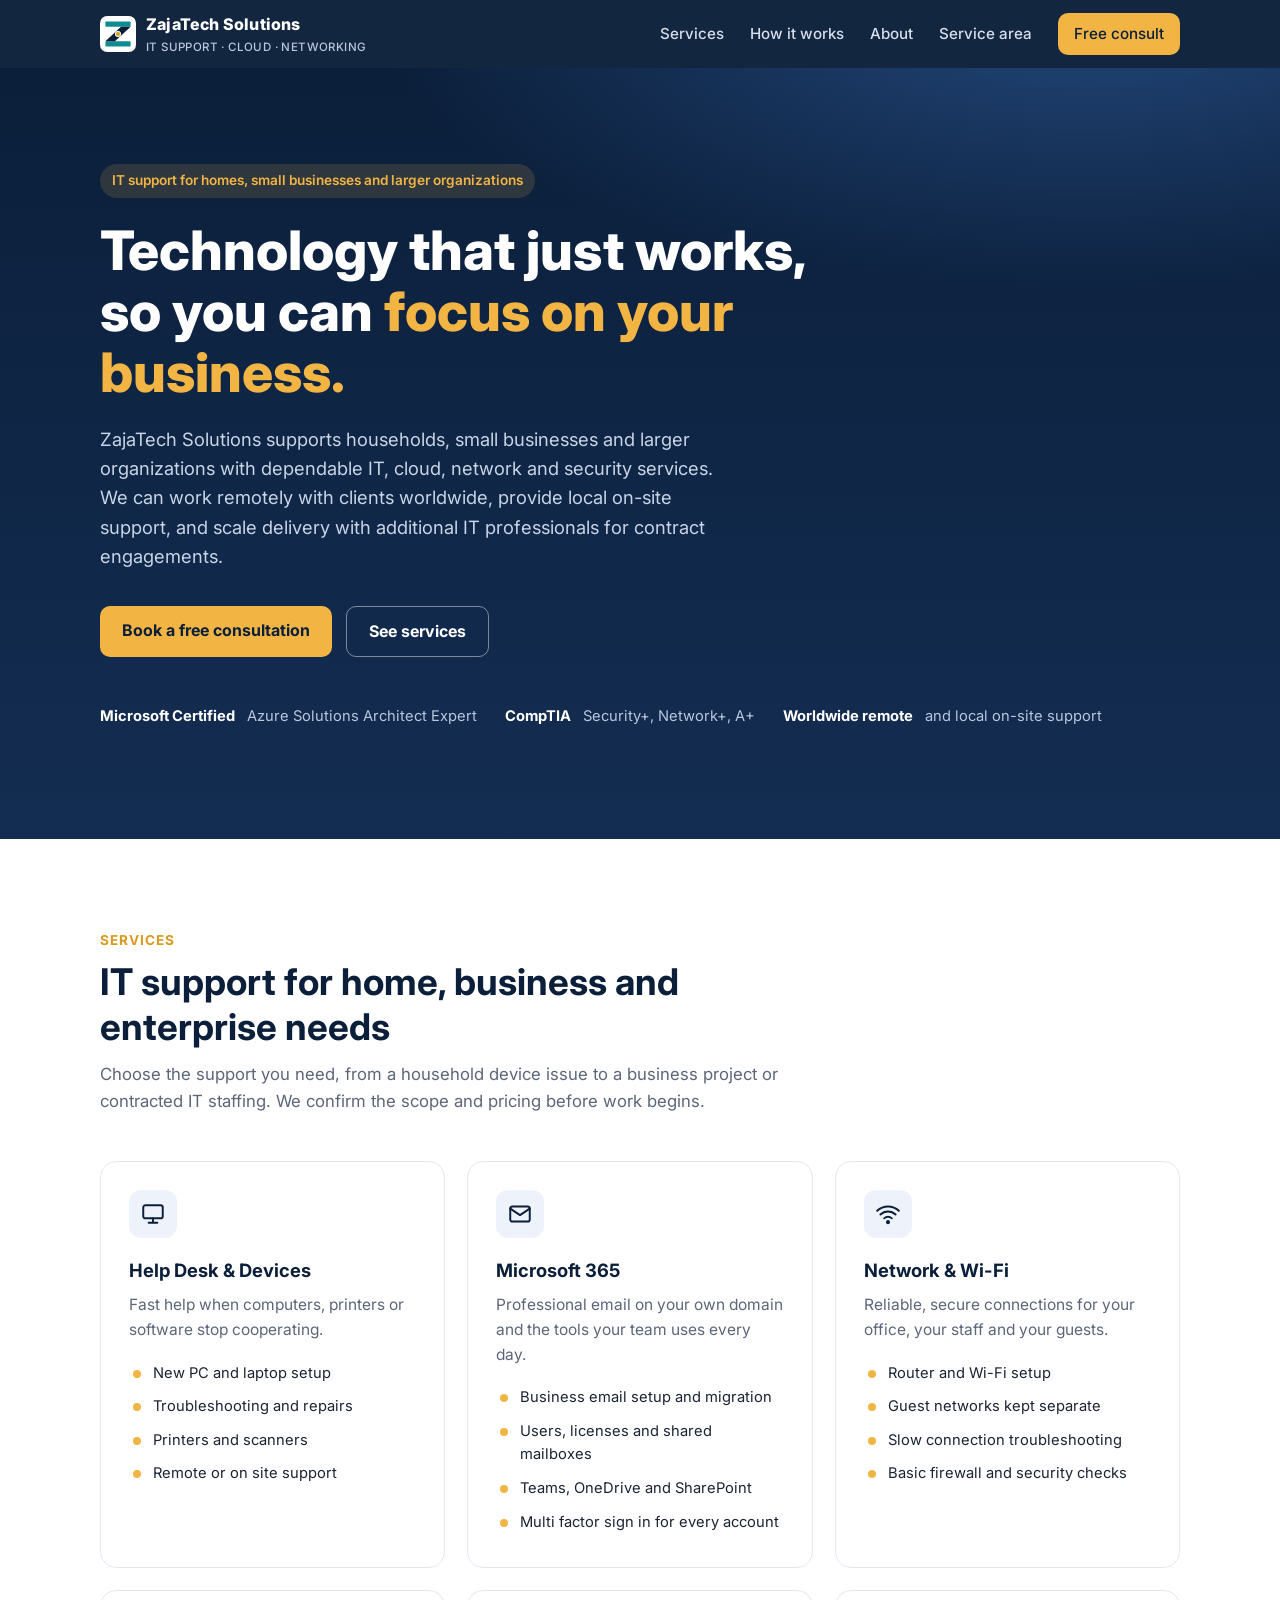
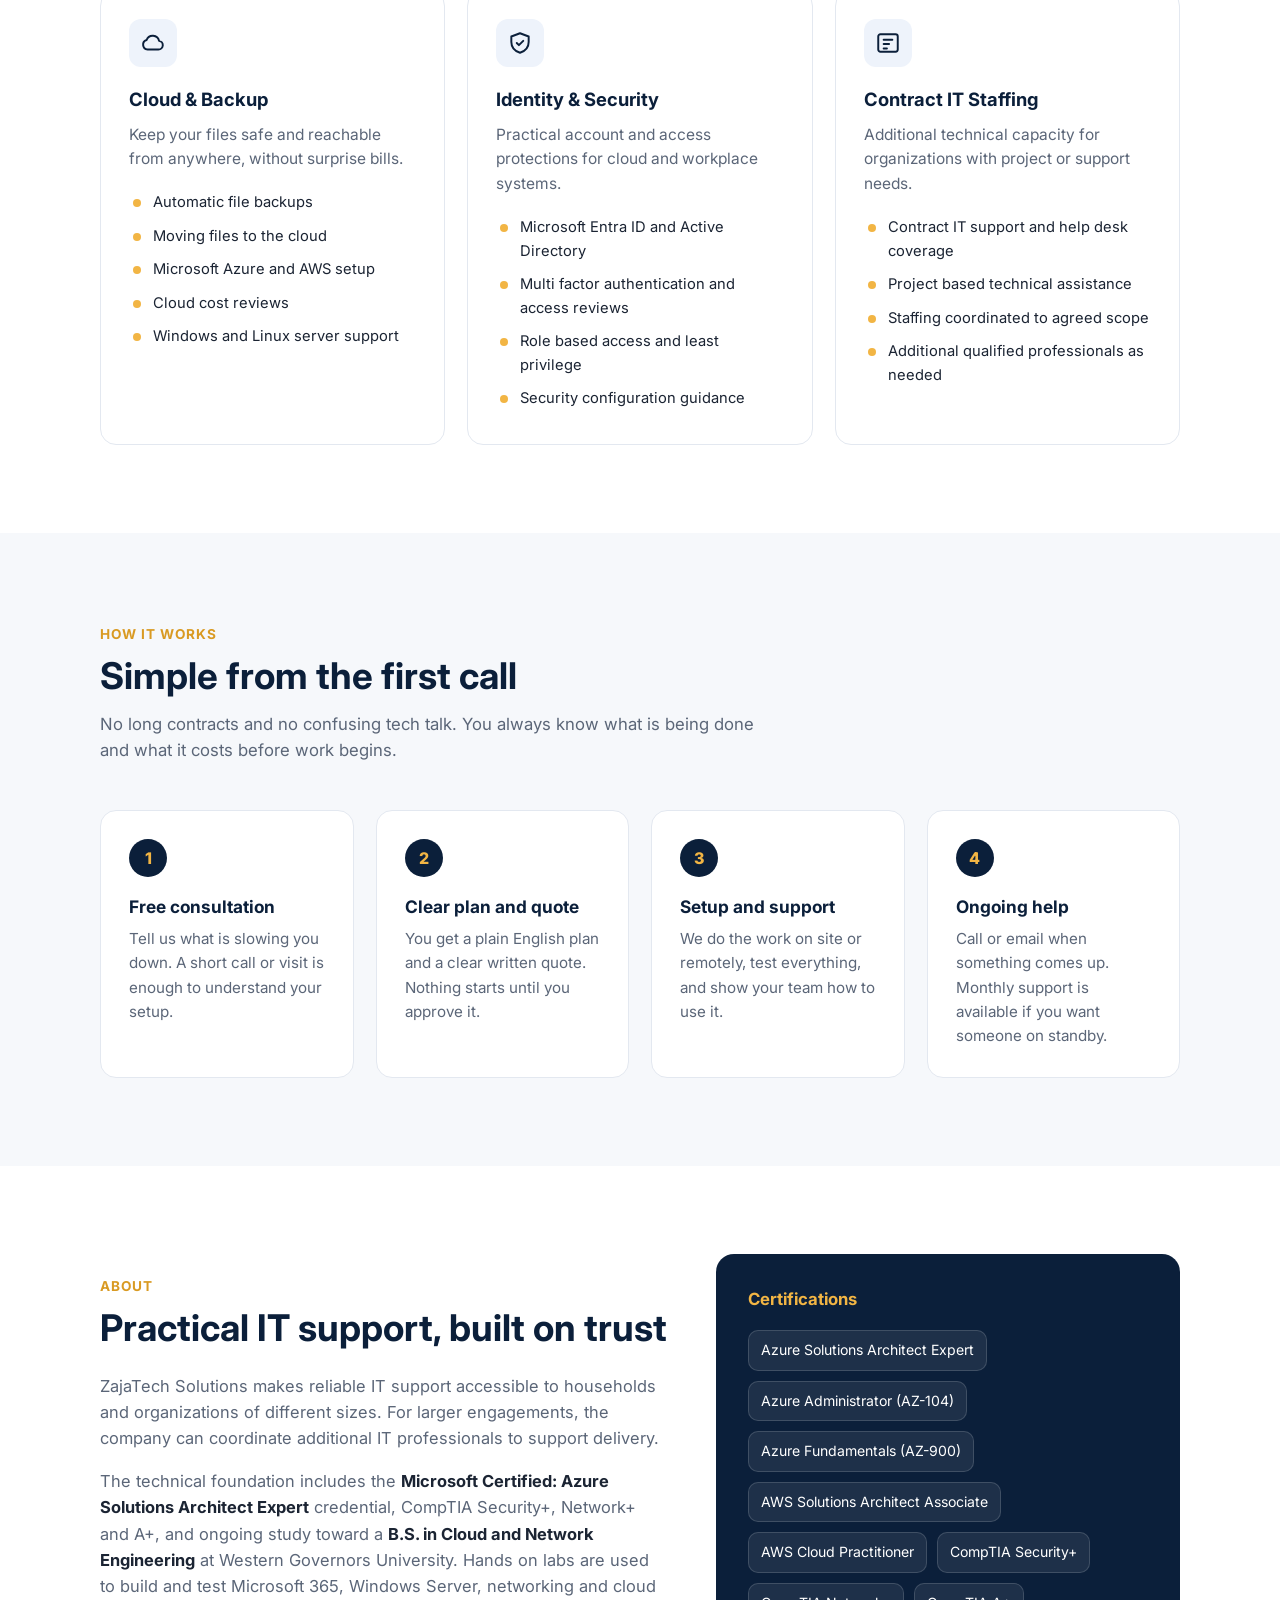
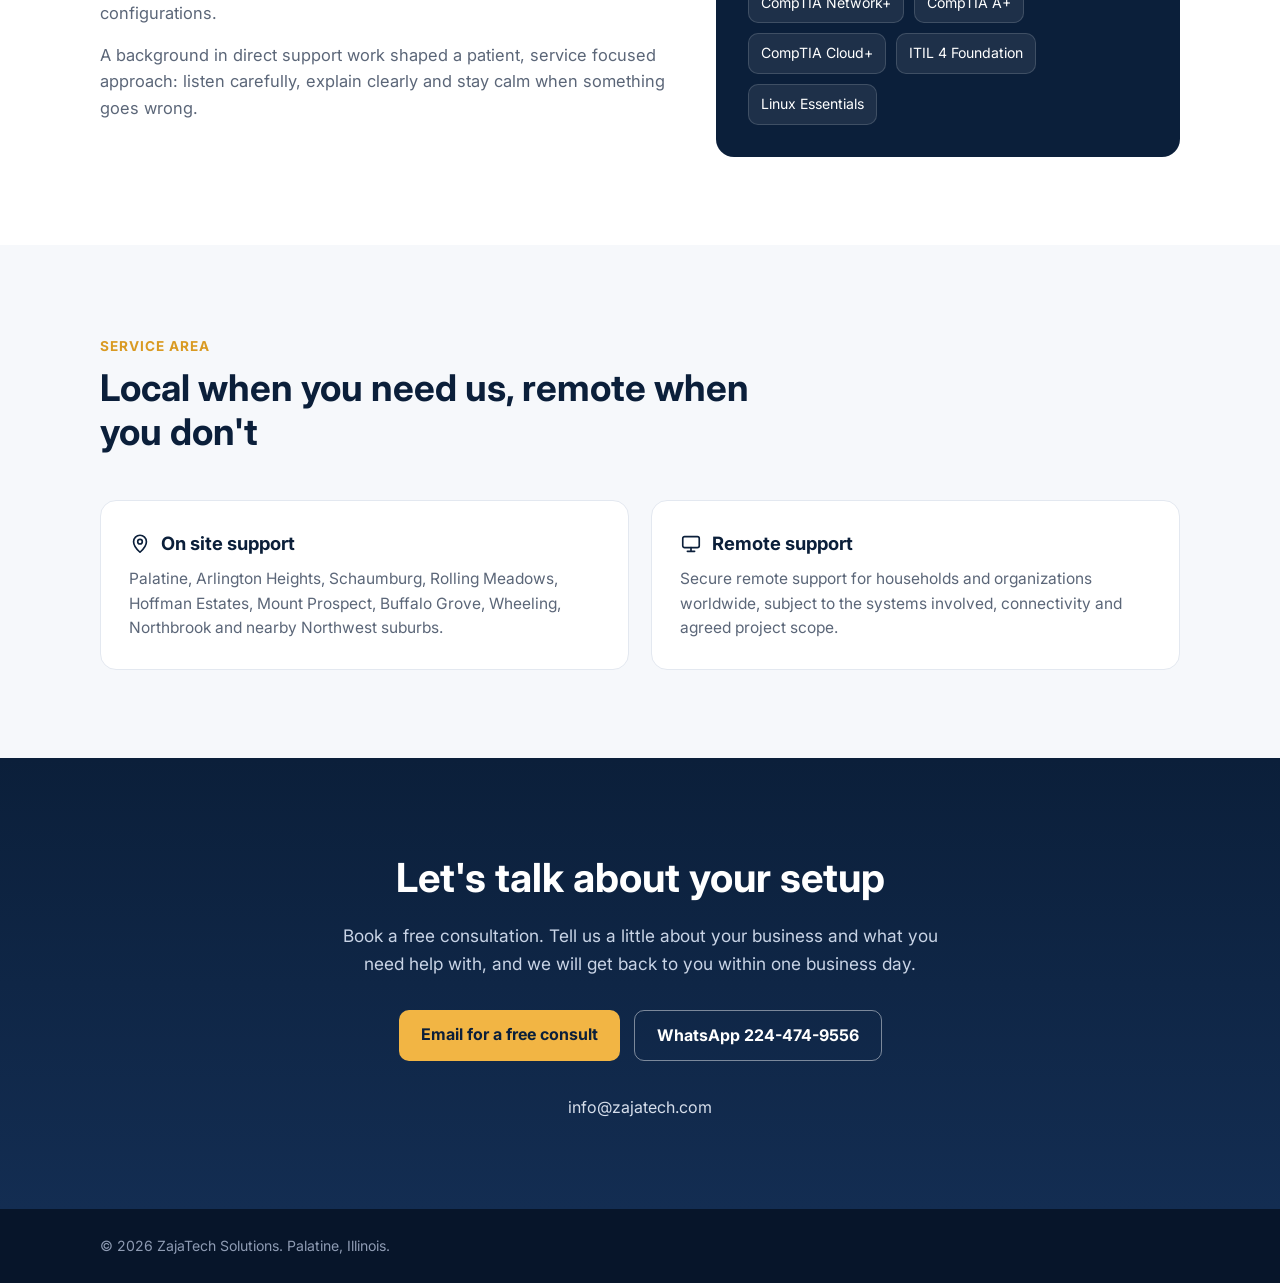
<file: index.html>
<!DOCTYPE html>
<html lang="en">
<head>
<meta charset="UTF-8">
<meta name="viewport" content="width=device-width, initial-scale=1">
<title>ZajaTech Solutions | IT Support, Cloud & Networking</title>
<meta name="description" content="ZajaTech Solutions provides IT support, cloud, network, security and staffing services for households, small businesses and larger organizations. Remote support available worldwide.">
<link rel="canonical" href="https://zajatech.com/">
<meta name="theme-color" content="#0b1f3a">
<meta property="og:type" content="website">
<meta property="og:site_name" content="ZajaTech Solutions">
<meta property="og:title" content="ZajaTech Solutions | IT Support, Cloud &amp; Networking">
<meta property="og:description" content="IT support, Microsoft 365, networking, cloud and security services for households and businesses. On site in Palatine and the Northwest suburbs, remote worldwide.">
<meta property="og:url" content="https://zajatech.com/">
<meta property="og:image" content="https://zajatech.com/og-image.png">
<meta property="og:image:width" content="1200">
<meta property="og:image:height" content="630">
<meta property="og:image:alt" content="ZajaTech Solutions: Technology that just works, so you can focus on your business.">
<meta name="twitter:card" content="summary_large_image">
<meta name="twitter:title" content="ZajaTech Solutions | IT Support, Cloud &amp; Networking">
<meta name="twitter:description" content="IT support, Microsoft 365, networking, cloud and security services. On site in Palatine and the Northwest suburbs, remote worldwide.">
<meta name="twitter:image" content="https://zajatech.com/og-image.png">
<script type="application/ld+json">
{"@context":"https://schema.org","@type":"ProfessionalService","name":"ZajaTech Solutions","url":"https://zajatech.com/","image":"https://zajatech.com/og-image.png","email":"info@zajatech.com","telephone":"+1-224-474-9556","address":{"@type":"PostalAddress","addressLocality":"Palatine","addressRegion":"IL","addressCountry":"US"},"areaServed":["Palatine","Arlington Heights","Schaumburg","Rolling Meadows","Hoffman Estates","Mount Prospect","Buffalo Grove","Wheeling","Northbrook"],"description":"IT support, Microsoft 365, networking, cloud and security services for households and businesses."}
</script>
<link rel="icon" type="image/svg+xml" href="data:image/svg+xml,%3Csvg%20xmlns%3D%22http%3A//www.w3.org/2000/svg%22%20viewBox%3D%220%200%20120%20120%22%3E%3Crect%20width%3D%22120%22%20height%3D%22120%22%20rx%3D%2224%22%20fill%3D%22%23FFFFFF%22/%3E%3Crect%20x%3D%2218%22%20y%3D%2218%22%20width%3D%2284%22%20height%3D%2218%22%20rx%3D%223%22%20fill%3D%22%230E8C92%22/%3E%3Crect%20x%3D%2218%22%20y%3D%2284%22%20width%3D%2284%22%20height%3D%2218%22%20rx%3D%223%22%20fill%3D%22%230E8C92%22/%3E%3Cpolygon%20points%3D%2270%2C36%20102%2C36%2050%2C84%2018%2C84%22%20fill%3D%22%230B1F3A%22/%3E%3Ccircle%20cx%3D%2260%22%20cy%3D%2260%22%20r%3D%229%22%20fill%3D%22%23D9A62E%22%20stroke%3D%22%23FFFFFF%22%20stroke-width%3D%223%22/%3E%3C/svg%3E">
<link rel="preconnect" href="https://fonts.googleapis.com">
<link rel="preconnect" href="https://fonts.gstatic.com" crossorigin>
<link href="https://fonts.googleapis.com/css2?family=Inter:wght@400;500;600;700;800&display=swap" rel="stylesheet">
<style>
  :root{
    --navy:#0b1f3a; --navy-2:#132d52; --gold:#f2b544; --gold-dark:#d99a22;
    --ink:#1b2433; --muted:#5b6678; --line:#e3e8f0; --bg:#f6f8fb; --white:#ffffff;
  }
  *{box-sizing:border-box;margin:0;padding:0}
  html{scroll-behavior:smooth}
  body{font-family:Inter,system-ui,-apple-system,Segoe UI,Roboto,sans-serif;color:var(--ink);background:var(--white);line-height:1.6}
  a{color:inherit;text-decoration:none}
  .wrap{max-width:1120px;margin:0 auto;padding:0 20px}

  header{position:sticky;top:0;z-index:10;background:rgba(11,31,58,.97);backdrop-filter:blur(6px)}
  .nav{display:flex;align-items:center;justify-content:space-between;height:68px}
  .brand{display:flex;align-items:center;gap:10px;color:#fff;font-weight:800;letter-spacing:.2px}
  .brand-mark{width:36px;height:36px;flex:none}
  .brand small{display:block;font-weight:500;font-size:.72rem;color:#b9c6dc;letter-spacing:.4px}
  .links{display:flex;gap:26px;align-items:center}
  .links a{color:#d6deeb;font-size:.95rem;font-weight:500}
  .links a:hover{color:#fff}
  .btn{display:inline-block;background:var(--gold);color:var(--navy);font-weight:700;padding:12px 22px;border-radius:10px;transition:background .2s}
  .btn:hover{background:var(--gold-dark)}
  .btn.ghost{background:transparent;color:#fff;border:1.5px solid rgba(255,255,255,.45)}
  .btn.ghost:hover{background:rgba(255,255,255,.08)}
  .links .btn{padding:9px 16px;color:var(--navy)}
  .menu-toggle{display:none;background:transparent;border:1.5px solid rgba(255,255,255,.45);border-radius:10px;width:44px;height:44px;place-items:center;cursor:pointer}
  .menu-toggle span,.menu-toggle span::before,.menu-toggle span::after{display:block;width:20px;height:2px;background:#fff;border-radius:2px;position:relative;transition:transform .2s,background .2s}
  .menu-toggle span::before,.menu-toggle span::after{content:"";position:absolute;left:0}
  .menu-toggle span::before{top:-6px}
  .menu-toggle span::after{top:6px}
  .menu-toggle[aria-expanded="true"] span{background:transparent}
  .menu-toggle[aria-expanded="true"] span::before{transform:translateY(6px) rotate(45deg)}
  .menu-toggle[aria-expanded="true"] span::after{transform:translateY(-6px) rotate(-45deg)}
  @media (max-width:820px){
    .menu-toggle{display:grid}
    .links{display:none;position:absolute;top:68px;left:0;right:0;flex-direction:column;align-items:stretch;gap:0;background:var(--navy);padding:8px 20px 20px;border-top:1px solid rgba(255,255,255,.1);box-shadow:0 18px 30px rgba(0,0,0,.25)}
    .links.open{display:flex}
    .links a{padding:14px 4px;border-bottom:1px solid rgba(255,255,255,.08);font-size:1.02rem}
    .links .btn{margin-top:14px;text-align:center;border-bottom:0;padding:12px 16px}
  }

  .hero{background:radial-gradient(1200px 500px at 85% -10%,#24497e 0%,transparent 60%),linear-gradient(180deg,var(--navy) 0%,var(--navy-2) 100%);color:#fff;padding:96px 0 110px;position:relative;overflow:hidden}
  .eyebrow{display:inline-block;background:rgba(242,181,68,.15);color:var(--gold);font-weight:600;font-size:.85rem;padding:6px 12px;border-radius:999px;margin-bottom:22px}
  .hero h1{font-size:clamp(2.1rem,5vw,3.4rem);line-height:1.12;font-weight:800;max-width:760px}
  .hero h1 span{color:var(--gold)}
  .hero p{font-size:1.15rem;color:#c9d4e6;max-width:640px;margin:22px 0 34px}
  .cta{display:flex;gap:14px;flex-wrap:wrap}
  .trust{display:flex;gap:28px;flex-wrap:wrap;margin-top:48px;color:#b9c6dc;font-size:.92rem}
  .trust div{display:flex;align-items:center;gap:8px}
  .trust b{color:#fff}

  section{padding:88px 0}
  .section-head{max-width:680px;margin-bottom:46px}
  .section-head .tag{color:var(--gold-dark);font-weight:700;font-size:.85rem;letter-spacing:1px;text-transform:uppercase}
  .section-head h2{font-size:clamp(1.7rem,3.5vw,2.3rem);line-height:1.2;margin:8px 0 12px;color:var(--navy)}
  .section-head p{color:var(--muted);font-size:1.05rem}

  .grid{display:grid;gap:22px;grid-template-columns:repeat(3,1fr)}
  @media (max-width:960px){.grid{grid-template-columns:repeat(2,1fr)}}
  @media (max-width:620px){.grid{grid-template-columns:1fr}}
  .card{background:#fff;border:1px solid var(--line);border-radius:16px;padding:28px;transition:transform .2s,box-shadow .2s}
  .card:hover{transform:translateY(-3px);box-shadow:0 14px 34px rgba(11,31,58,.08)}
  .icon{width:48px;height:48px;border-radius:12px;background:#eef3fb;display:grid;place-items:center;margin-bottom:18px}
  .icon svg{width:26px;height:26px;stroke:var(--navy);fill:none;stroke-width:1.8;stroke-linecap:round;stroke-linejoin:round}
  .card h3{font-size:1.15rem;color:var(--navy);margin-bottom:8px}
  .card p{color:var(--muted);font-size:.97rem}
  .card ul{list-style:none;margin-top:14px}
  .card li{font-size:.92rem;color:var(--ink);padding:5px 0 5px 24px;position:relative}
  .card li::before{content:"";position:absolute;left:4px;top:13px;width:8px;height:8px;border-radius:50%;background:var(--gold)}

  .alt{background:var(--bg)}
  .steps{counter-reset:s;display:grid;gap:22px;grid-template-columns:repeat(auto-fit,minmax(220px,1fr))}
  .step{background:#fff;border-radius:16px;padding:28px;border:1px solid var(--line);position:relative}
  .step::before{counter-increment:s;content:counter(s);display:grid;place-items:center;width:38px;height:38px;border-radius:50%;background:var(--navy);color:var(--gold);font-weight:800;margin-bottom:16px}
  .step h3{color:var(--navy);font-size:1.08rem;margin-bottom:6px}
  .step p{color:var(--muted);font-size:.95rem}

  .about{display:grid;grid-template-columns:1.1fr .9fr;gap:48px;align-items:center}
  @media (max-width:860px){.about{grid-template-columns:1fr}}
  .about p{color:var(--muted);margin-bottom:16px;font-size:1.03rem}
  .about p strong{color:var(--ink)}
  .certs{background:var(--navy);color:#fff;border-radius:18px;padding:32px}
  .certs h3{font-size:1.05rem;margin-bottom:18px;color:var(--gold)}
  .badges{display:flex;flex-wrap:wrap;gap:10px}
  .badges span{background:rgba(255,255,255,.08);border:1px solid rgba(255,255,255,.15);padding:8px 12px;border-radius:10px;font-size:.88rem}

  .area{display:grid;grid-template-columns:repeat(auto-fit,minmax(260px,1fr));gap:22px}
  .area .card h3{display:flex;align-items:center;gap:10px}
  .towns{color:var(--muted);font-size:.97rem}

  .contact{background:linear-gradient(180deg,var(--navy) 0%,var(--navy-2) 100%);color:#fff;text-align:center}
  .contact h2{color:#fff;font-size:clamp(1.8rem,4vw,2.5rem);margin-bottom:12px}
  .contact p{color:#c9d4e6;max-width:600px;margin:0 auto 32px;font-size:1.08rem}
  .contact .cta{justify-content:center}
  .contact-lines{display:flex;gap:28px;justify-content:center;flex-wrap:wrap;margin-top:34px;color:#d6deeb}
  .contact-lines a:hover{color:var(--gold)}

  footer{background:#07152a;color:#8e9bb3;font-size:.88rem;padding:26px 0}
  footer .wrap{display:flex;justify-content:space-between;gap:12px;flex-wrap:wrap}
  footer a:hover{color:#fff}
</style>
</head>
<body>

<header>
  <div class="wrap nav">
    <a class="brand" href="#top" aria-label="ZajaTech Solutions home">
      <img class="brand-mark" src="data:image/svg+xml,%3Csvg%20xmlns%3D%22http%3A//www.w3.org/2000/svg%22%20viewBox%3D%220%200%20120%20120%22%3E%3Crect%20width%3D%22120%22%20height%3D%22120%22%20rx%3D%2224%22%20fill%3D%22%23FFFFFF%22/%3E%3Crect%20x%3D%2218%22%20y%3D%2218%22%20width%3D%2284%22%20height%3D%2218%22%20rx%3D%223%22%20fill%3D%22%230E8C92%22/%3E%3Crect%20x%3D%2218%22%20y%3D%2284%22%20width%3D%2284%22%20height%3D%2218%22%20rx%3D%223%22%20fill%3D%22%230E8C92%22/%3E%3Cpolygon%20points%3D%2270%2C36%20102%2C36%2050%2C84%2018%2C84%22%20fill%3D%22%230B1F3A%22/%3E%3Ccircle%20cx%3D%2260%22%20cy%3D%2260%22%20r%3D%229%22%20fill%3D%22%23D9A62E%22%20stroke%3D%22%23FFFFFF%22%20stroke-width%3D%223%22/%3E%3C/svg%3E" alt="">
      <div>ZajaTech Solutions<small>IT SUPPORT · CLOUD · NETWORKING</small></div>
    </a>
    <button class="menu-toggle" type="button" aria-label="Open menu" aria-expanded="false" aria-controls="site-nav"><span></span></button>
    <nav class="links" id="site-nav">
      <a href="#services">Services</a>
      <a href="#how">How it works</a>
      <a href="#about">About</a>
      <a href="#area">Service area</a>
      <a class="btn" href="#contact">Free consult</a>
    </nav>
  </div>
</header>

<main id="top">
  <section class="hero">
    <div class="wrap">
      <span class="eyebrow">IT support for homes, small businesses and larger organizations</span>
      <h1>Technology that just works, so you can <span>focus on your business.</span></h1>
      <p>ZajaTech Solutions supports households, small businesses and larger organizations with dependable IT, cloud, network and security services. We can work remotely with clients worldwide, provide local on-site support, and scale delivery with additional IT professionals for contract engagements.</p>
      <div class="cta">
        <a class="btn" href="#contact">Book a free consultation</a>
        <a class="btn ghost" href="#services">See services</a>
      </div>
      <div class="trust">
        <div><b>Microsoft Certified</b>&nbsp;Azure Solutions Architect Expert</div>
        <div><b>CompTIA</b>&nbsp;Security+, Network+, A+</div>
        <div><b>Worldwide remote</b>&nbsp;and local on-site support</div>
      </div>
    </div>
  </section>

  <section id="services">
    <div class="wrap">
      <div class="section-head">
        <span class="tag">Services</span>
        <h2>IT support for home, business and enterprise needs</h2>
        <p>Choose the support you need, from a household device issue to a business project or contracted IT staffing. We confirm the scope and pricing before work begins.</p>
      </div>
      <div class="grid">
        <div class="card">
          <div class="icon"><svg viewBox="0 0 24 24"><rect x="3" y="4" width="18" height="12" rx="2"/><path d="M8 20h8M12 16v4"/></svg></div>
          <h3>Help Desk &amp; Devices</h3>
          <p>Fast help when computers, printers or software stop cooperating.</p>
          <ul><li>New PC and laptop setup</li><li>Troubleshooting and repairs</li><li>Printers and scanners</li><li>Remote or on site support</li></ul>
        </div>
        <div class="card">
          <div class="icon"><svg viewBox="0 0 24 24"><rect x="3" y="5" width="18" height="14" rx="2"/><path d="M3 7l9 6 9-6"/></svg></div>
          <h3>Microsoft 365</h3>
          <p>Professional email on your own domain and the tools your team uses every day.</p>
          <ul><li>Business email setup and migration</li><li>Users, licenses and shared mailboxes</li><li>Teams, OneDrive and SharePoint</li><li>Multi factor sign in for every account</li></ul>
        </div>
        <div class="card">
          <div class="icon"><svg viewBox="0 0 24 24"><path d="M5 12.5a10 10 0 0 1 14 0M8.5 16a5 5 0 0 1 7 0"/><circle cx="12" cy="19.5" r="1"/><path d="M2 9a14.5 14.5 0 0 1 20 0"/></svg></div>
          <h3>Network &amp; Wi-Fi</h3>
          <p>Reliable, secure connections for your office, your staff and your guests.</p>
          <ul><li>Router and Wi-Fi setup</li><li>Guest networks kept separate</li><li>Slow connection troubleshooting</li><li>Basic firewall and security checks</li></ul>
        </div>
        <div class="card">
          <div class="icon"><svg viewBox="0 0 24 24"><path d="M7 18h10a4 4 0 0 0 .6-7.96A6 6 0 0 0 6.1 9.2 4.5 4.5 0 0 0 7 18z"/></svg></div>
          <h3>Cloud &amp; Backup</h3>
          <p>Keep your files safe and reachable from anywhere, without surprise bills.</p>
          <ul><li>Automatic file backups</li><li>Moving files to the cloud</li><li>Microsoft Azure and AWS setup</li><li>Cloud cost reviews</li><li>Windows and Linux server support</li></ul>
        </div>

        <div class="card">
          <div class="icon"><svg viewBox="0 0 24 24"><path d="M12 3l8 3v5c0 5-3.5 8.5-8 10-4.5-1.5-8-5-8-10V6l8-3z"/><path d="M9 12l2 2 4-4"/></svg></div>
          <h3>Identity &amp; Security</h3>
          <p>Practical account and access protections for cloud and workplace systems.</p>
          <ul><li>Microsoft Entra ID and Active Directory</li><li>Multi factor authentication and access reviews</li><li>Role based access and least privilege</li><li>Security configuration guidance</li></ul>
        </div>
        <div class="card">
          <div class="icon"><svg viewBox="0 0 24 24"><rect x="3" y="4" width="18" height="16" rx="2"/><path d="M8 9h8M8 13h5M8 17h3"/></svg></div>
          <h3>Contract IT Staffing</h3>
          <p>Additional technical capacity for organizations with project or support needs.</p>
          <ul><li>Contract IT support and help desk coverage</li><li>Project based technical assistance</li><li>Staffing coordinated to agreed scope</li><li>Additional qualified professionals as needed</li></ul>
        </div>
      </div>
    </div>
  </section>

  <section id="how" class="alt">
    <div class="wrap">
      <div class="section-head">
        <span class="tag">How it works</span>
        <h2>Simple from the first call</h2>
        <p>No long contracts and no confusing tech talk. You always know what is being done and what it costs before work begins.</p>
      </div>
      <div class="steps">
        <div class="step"><h3>Free consultation</h3><p>Tell us what is slowing you down. A short call or visit is enough to understand your setup.</p></div>
        <div class="step"><h3>Clear plan and quote</h3><p>You get a plain English plan and a clear written quote. Nothing starts until you approve it.</p></div>
        <div class="step"><h3>Setup and support</h3><p>We do the work on site or remotely, test everything, and show your team how to use it.</p></div>
        <div class="step"><h3>Ongoing help</h3><p>Call or email when something comes up. Monthly support is available if you want someone on standby.</p></div>
      </div>
    </div>
  </section>

  <section id="about">
    <div class="wrap about">
      <div>
        <div class="section-head" style="margin-bottom:22px">
          <span class="tag">About</span>
          <h2>Practical IT support, built on trust</h2>
        </div>
        <p>ZajaTech Solutions makes reliable IT support accessible to households and organizations of different sizes. For larger engagements, the company can coordinate additional IT professionals to support delivery.</p>
        <p>The technical foundation includes the <strong>Microsoft Certified: Azure Solutions Architect Expert</strong> credential, CompTIA Security+, Network+ and A+, and ongoing study toward a <strong>B.S. in Cloud and Network Engineering</strong> at Western Governors University. Hands on labs are used to build and test Microsoft 365, Windows Server, networking and cloud configurations.</p>
        <p>A background in direct support work shaped a patient, service focused approach: listen carefully, explain clearly and stay calm when something goes wrong.</p>
      </div>
      <div class="certs">
        <h3>Certifications</h3>
        <div class="badges">
          <span>Azure Solutions Architect Expert</span>
          <span>Azure Administrator (AZ-104)</span>
          <span>Azure Fundamentals (AZ-900)</span>
          <span>AWS Solutions Architect Associate</span>
          <span>AWS Cloud Practitioner</span>
          <span>CompTIA Security+</span>
          <span>CompTIA Network+</span>
          <span>CompTIA A+</span>
          <span>CompTIA Cloud+</span>
          <span>ITIL 4 Foundation</span>
          <span>Linux Essentials</span>
        </div>
      </div>
    </div>
  </section>

  <section id="area" class="alt">
    <div class="wrap">
      <div class="section-head">
        <span class="tag">Service area</span>
        <h2>Local when you need us, remote when you don't</h2>
      </div>
      <div class="area">
        <div class="card">
          <h3><svg viewBox="0 0 24 24" width="22" height="22" fill="none" stroke="#0b1f3a" stroke-width="1.8" stroke-linecap="round" stroke-linejoin="round"><path d="M12 21s7-6.2 7-11.5A7 7 0 0 0 5 9.5C5 14.8 12 21 12 21z"/><circle cx="12" cy="9.5" r="2.5"/></svg>On site support</h3>
          <p class="towns">Palatine, Arlington Heights, Schaumburg, Rolling Meadows, Hoffman Estates, Mount Prospect, Buffalo Grove, Wheeling, Northbrook and nearby Northwest suburbs.</p>
        </div>
        <div class="card">
          <h3><svg viewBox="0 0 24 24" width="22" height="22" fill="none" stroke="#0b1f3a" stroke-width="1.8" stroke-linecap="round" stroke-linejoin="round"><rect x="3" y="4" width="18" height="12" rx="2"/><path d="M8 20h8M12 16v4"/></svg>Remote support</h3>
          <p class="towns">Secure remote support for households and organizations worldwide, subject to the systems involved, connectivity and agreed project scope.</p>
        </div>
      </div>
    </div>
  </section>

  <section id="contact" class="contact">
    <div class="wrap">
      <h2>Let's talk about your setup</h2>
      <p>Book a free consultation. Tell us a little about your business and what you need help with, and we will get back to you within one business day.</p>
      <div class="cta">
        <a class="btn" href="mailto:info@zajatech.com?subject=Free%20consultation%20request">Email for a free consult</a>
        <a class="btn ghost" href="https://wa.me/12244749556" target="_blank" rel="noopener">WhatsApp 224-474-9556</a>
      </div>
      <div class="contact-lines">
        <a href="mailto:info@zajatech.com">info@zajatech.com</a>
      </div>
    </div>
  </section>
</main>

<footer>
  <div class="wrap">
    <span>&copy; <span id="yr">2026</span> ZajaTech Solutions. Palatine, Illinois.</span>
  </div>
</footer>
<script>
document.getElementById('yr').textContent=new Date().getFullYear();
(function(){
  var btn=document.querySelector('.menu-toggle'),nav=document.getElementById('site-nav');
  function setOpen(o){nav.classList.toggle('open',o);btn.setAttribute('aria-expanded',o);btn.setAttribute('aria-label',o?'Close menu':'Open menu');}
  btn.addEventListener('click',function(){setOpen(!nav.classList.contains('open'));});
  nav.addEventListener('click',function(e){if(e.target.closest('a'))setOpen(false);});
  document.addEventListener('keydown',function(e){if(e.key==='Escape')setOpen(false);});
})();
</script>
</body>
</html>
</file>
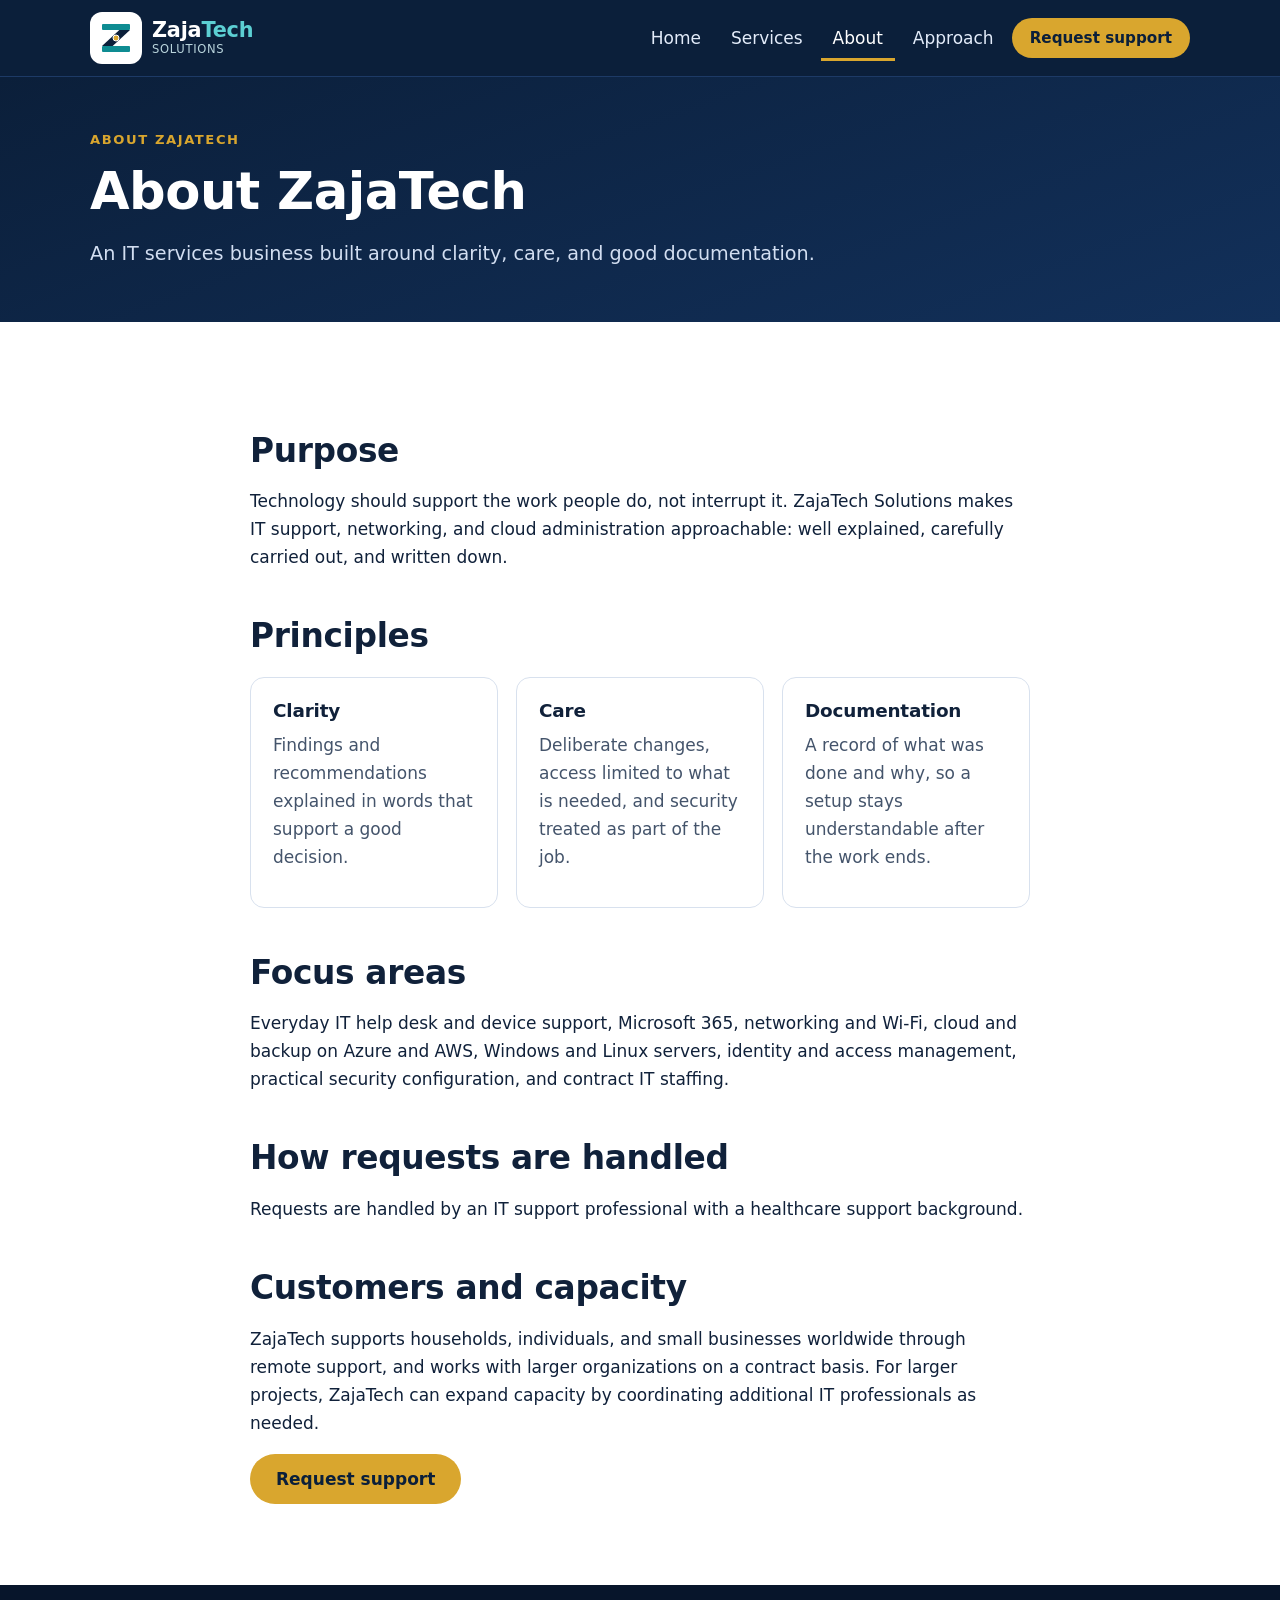
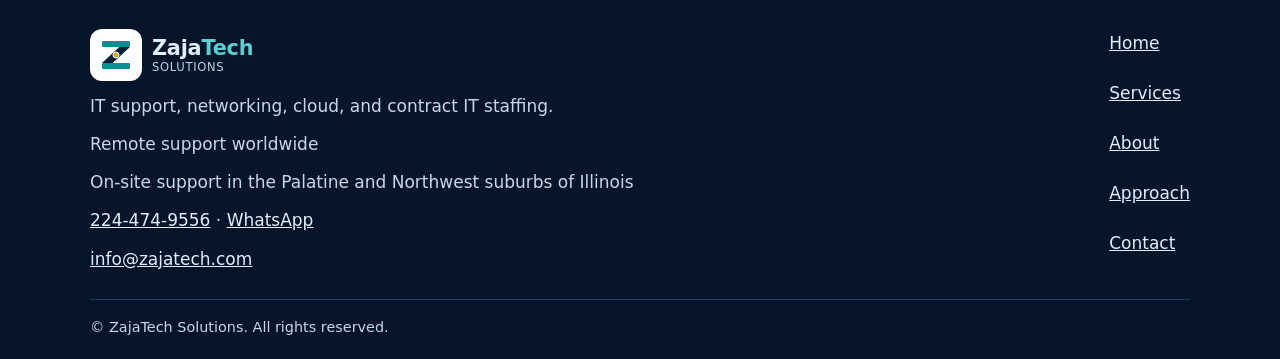
<file: about.html>
<!DOCTYPE html>
<html lang="en">
<head>
<meta charset="utf-8">
<meta name="viewport" content="width=device-width, initial-scale=1">
<title>About ZajaTech | ZajaTech Solutions</title>
<meta name="description" content="ZajaTech Solutions is built around clarity, careful changes, and good documentation for IT support, networking, and cloud work.">
<meta property="og:title" content="About ZajaTech | ZajaTech Solutions">
<meta property="og:description" content="ZajaTech Solutions is built around clarity, careful changes, and good documentation for IT support, networking, and cloud work.">
<meta property="og:type" content="website">
<meta name="theme-color" content="#0B1F3A">
<link rel="icon" type="image/svg+xml" href="assets/zajatech-favicon.svg">
<link rel="stylesheet" href="styles.css">
</head>
<body>
<a class="skip" href="#main">Skip to main content</a>
<header class="site-header">
  <div class="wrap bar">
    <a class="brand" href="index.html" aria-label="ZajaTech Solutions home"><img class="logo" src="assets/zajatech-mark.svg" alt="" width="52" height="52"><span><b>Zaja<span>Tech</span></b><small>Solutions</small></span></a>
    <nav aria-label="Main"><ul><li><a href="index.html">Home</a></li><li><a href="services.html">Services</a></li><li><a href="about.html" aria-current="page">About</a></li><li><a href="approach.html">Approach</a></li><li><a class="btn btn-gold btn-sm" href="contact.html">Request support</a></li></ul></nav>
  </div>
</header>
<main id="main">

<section class="page-head"><div class="wrap">
  <p class="eyebrow">About ZajaTech</p>
  <h1>About ZajaTech</h1>
  <p class="lead">An IT services business built around clarity, care, and good documentation.</p>
</div></section>
<section class="section"><div class="wrap narrow">
  <h2>Purpose</h2>
  <p>Technology should support the work people do, not interrupt it. ZajaTech Solutions makes IT support, networking, and cloud administration approachable: well explained, carefully carried out, and written down.</p>
  <h2>Principles</h2>
  <div class="grid3">
    <div class="card"><h3>Clarity</h3><p>Findings and recommendations explained in words that support a good decision.</p></div>
    <div class="card"><h3>Care</h3><p>Deliberate changes, access limited to what is needed, and security treated as part of the job.</p></div>
    <div class="card"><h3>Documentation</h3><p>A record of what was done and why, so a setup stays understandable after the work ends.</p></div>
  </div>
  <h2>Focus areas</h2>
  <p>Everyday IT help desk and device support, Microsoft 365, networking and Wi-Fi, cloud and backup on Azure and AWS, Windows and Linux servers, identity and access management, practical security configuration, and contract IT staffing.</p>
  <h2>How requests are handled</h2>
  <p>Requests are handled by an IT support professional with a healthcare support background.</p>
  <h2>Customers and capacity</h2>
  <p>ZajaTech supports households, individuals, and small businesses worldwide through remote support, and works with larger organizations on a contract basis. For larger projects, ZajaTech can expand capacity by coordinating additional IT professionals as needed.</p>
  <p><a class="btn btn-gold" href="contact.html">Request support</a></p>
</div></section>

</main>
<footer class="site-footer">
  <div class="wrap foot">
    <div><a class="brand" href="index.html"><img class="logo" src="assets/zajatech-mark.svg" alt="" width="52" height="52"><span><b>Zaja<span>Tech</span></b><small>Solutions</small></span></a>
    <p>IT support, networking, cloud, and contract IT staffing.</p>
    <p>Remote support worldwide</p>
    <p>On-site support in the Palatine and Northwest suburbs of Illinois</p>
    <p><a href="tel:+12244749556">224-474-9556</a> &middot; <a href="https://wa.me/12244749556" rel="noopener">WhatsApp</a></p>
    <p><a href="mailto:info@zajatech.com">info@zajatech.com</a></p></div>
    <ul><li><a href="index.html">Home</a></li><li><a href="services.html">Services</a></li><li><a href="about.html">About</a></li><li><a href="approach.html">Approach</a></li><li><a href="contact.html">Contact</a></li></ul>
  </div>
  <div class="wrap legal"><p>&copy; ZajaTech Solutions. All rights reserved.</p></div>
</footer>
</body>
</html>
</file>
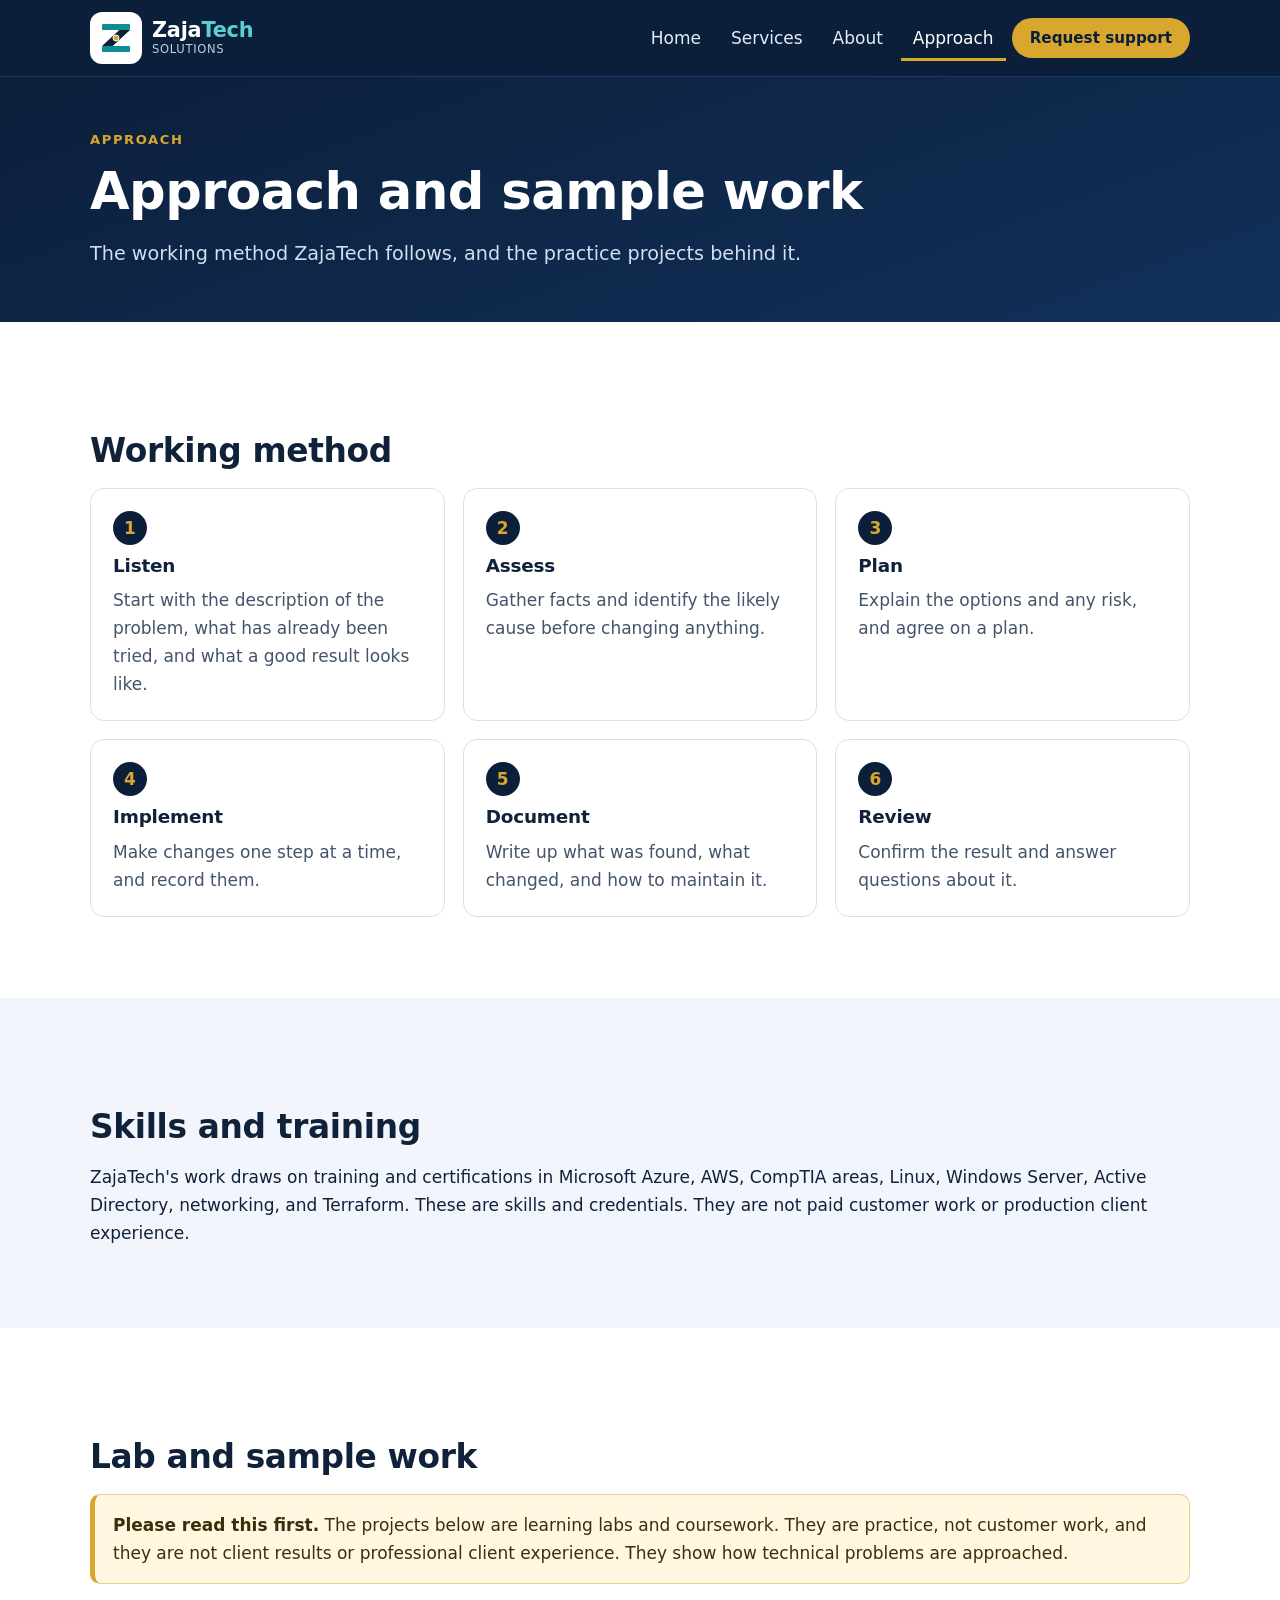
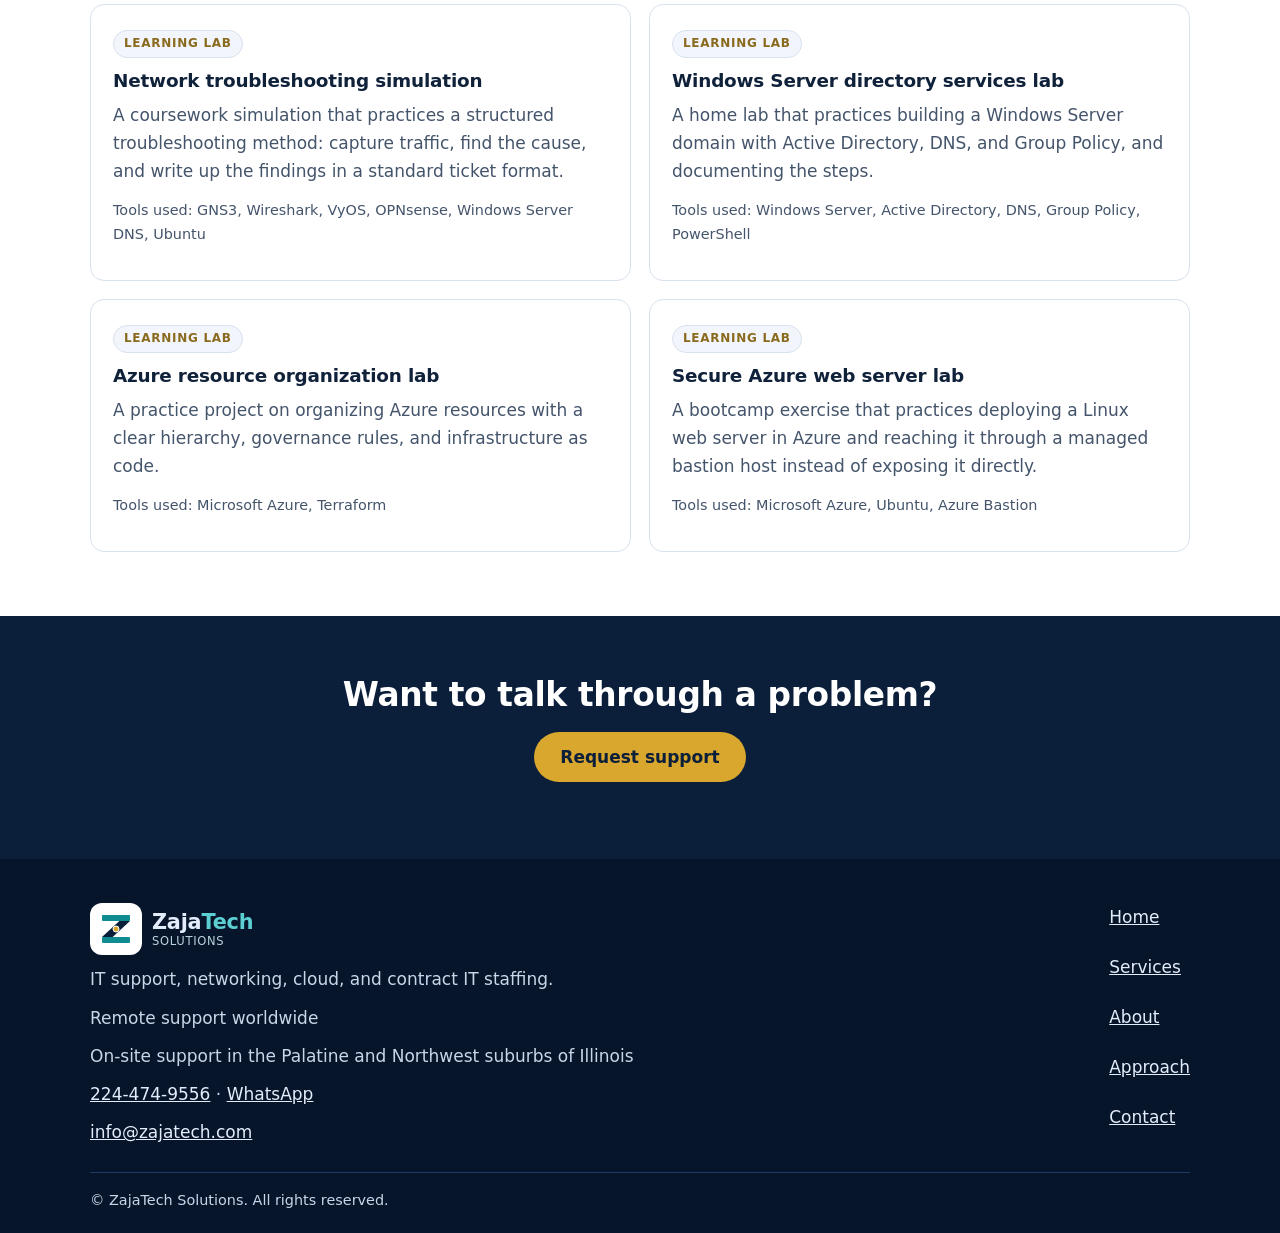
<file: approach.html>
<!DOCTYPE html>
<html lang="en">
<head>
<meta charset="utf-8">
<meta name="viewport" content="width=device-width, initial-scale=1">
<title>Approach and Sample Work | ZajaTech Solutions</title>
<meta name="description" content="The working method ZajaTech follows, plus clearly labeled learning labs.">
<meta property="og:title" content="Approach and Sample Work | ZajaTech Solutions">
<meta property="og:description" content="The working method ZajaTech follows, plus clearly labeled learning labs.">
<meta property="og:type" content="website">
<meta name="theme-color" content="#0B1F3A">
<link rel="icon" type="image/svg+xml" href="assets/zajatech-favicon.svg">
<link rel="stylesheet" href="styles.css">
</head>
<body>
<a class="skip" href="#main">Skip to main content</a>
<header class="site-header">
  <div class="wrap bar">
    <a class="brand" href="index.html" aria-label="ZajaTech Solutions home"><img class="logo" src="assets/zajatech-mark.svg" alt="" width="52" height="52"><span><b>Zaja<span>Tech</span></b><small>Solutions</small></span></a>
    <nav aria-label="Main"><ul><li><a href="index.html">Home</a></li><li><a href="services.html">Services</a></li><li><a href="about.html">About</a></li><li><a href="approach.html" aria-current="page">Approach</a></li><li><a class="btn btn-gold btn-sm" href="contact.html">Request support</a></li></ul></nav>
  </div>
</header>
<main id="main">

<section class="page-head"><div class="wrap">
  <p class="eyebrow">Approach</p>
  <h1>Approach and sample work</h1>
  <p class="lead">The working method ZajaTech follows, and the practice projects behind it.</p>
</div></section>
<section class="section"><div class="wrap">
  <h2>Working method</h2>
  <ol class="process"><li><h3>Listen</h3><p>Start with the description of the problem, what has already been tried, and what a good result looks like.</p></li><li><h3>Assess</h3><p>Gather facts and identify the likely cause before changing anything.</p></li><li><h3>Plan</h3><p>Explain the options and any risk, and agree on a plan.</p></li><li><h3>Implement</h3><p>Make changes one step at a time, and record them.</p></li><li><h3>Document</h3><p>Write up what was found, what changed, and how to maintain it.</p></li><li><h3>Review</h3><p>Confirm the result and answer questions about it.</p></li></ol>
</div></section>
<section class="section tint"><div class="wrap">
  <h2>Skills and training</h2>
  <p>ZajaTech's work draws on training and certifications in Microsoft Azure, AWS, CompTIA areas, Linux, Windows Server, Active Directory, networking, and Terraform. These are skills and credentials. They are not paid customer work or production client experience.</p>
</div></section>
<section class="section"><div class="wrap">
  <h2>Lab and sample work</h2>
  <div class="callout"><b>Please read this first.</b> The projects below are learning labs and coursework. They are practice, not customer work, and they are not client results or professional client experience. They show how technical problems are approached.</div>
  <div class="grid2"><article class="card sample"><span class="badge">Learning lab</span><h3>Network troubleshooting simulation</h3><p>A coursework simulation that practices a structured troubleshooting method: capture traffic, find the cause, and write up the findings in a standard ticket format.</p><p class="meta">Tools used: GNS3, Wireshark, VyOS, OPNsense, Windows Server DNS, Ubuntu</p></article><article class="card sample"><span class="badge">Learning lab</span><h3>Windows Server directory services lab</h3><p>A home lab that practices building a Windows Server domain with Active Directory, DNS, and Group Policy, and documenting the steps.</p><p class="meta">Tools used: Windows Server, Active Directory, DNS, Group Policy, PowerShell</p></article><article class="card sample"><span class="badge">Learning lab</span><h3>Azure resource organization lab</h3><p>A practice project on organizing Azure resources with a clear hierarchy, governance rules, and infrastructure as code.</p><p class="meta">Tools used: Microsoft Azure, Terraform</p></article><article class="card sample"><span class="badge">Learning lab</span><h3>Secure Azure web server lab</h3><p>A bootcamp exercise that practices deploying a Linux web server in Azure and reaching it through a managed bastion host instead of exposing it directly.</p><p class="meta">Tools used: Microsoft Azure, Ubuntu, Azure Bastion</p></article></div>
</div></section>
<section class="cta-band tintless"><div class="wrap">
  <h2>Want to talk through a problem?</h2>
  <p><a class="btn btn-gold" href="contact.html">Request support</a></p>
</div></section>

</main>
<footer class="site-footer">
  <div class="wrap foot">
    <div><a class="brand" href="index.html"><img class="logo" src="assets/zajatech-mark.svg" alt="" width="52" height="52"><span><b>Zaja<span>Tech</span></b><small>Solutions</small></span></a>
    <p>IT support, networking, cloud, and contract IT staffing.</p>
    <p>Remote support worldwide</p>
    <p>On-site support in the Palatine and Northwest suburbs of Illinois</p>
    <p><a href="tel:+12244749556">224-474-9556</a> &middot; <a href="https://wa.me/12244749556" rel="noopener">WhatsApp</a></p>
    <p><a href="mailto:info@zajatech.com">info@zajatech.com</a></p></div>
    <ul><li><a href="index.html">Home</a></li><li><a href="services.html">Services</a></li><li><a href="about.html">About</a></li><li><a href="approach.html">Approach</a></li><li><a href="contact.html">Contact</a></li></ul>
  </div>
  <div class="wrap legal"><p>&copy; ZajaTech Solutions. All rights reserved.</p></div>
</footer>
</body>
</html>
</file>
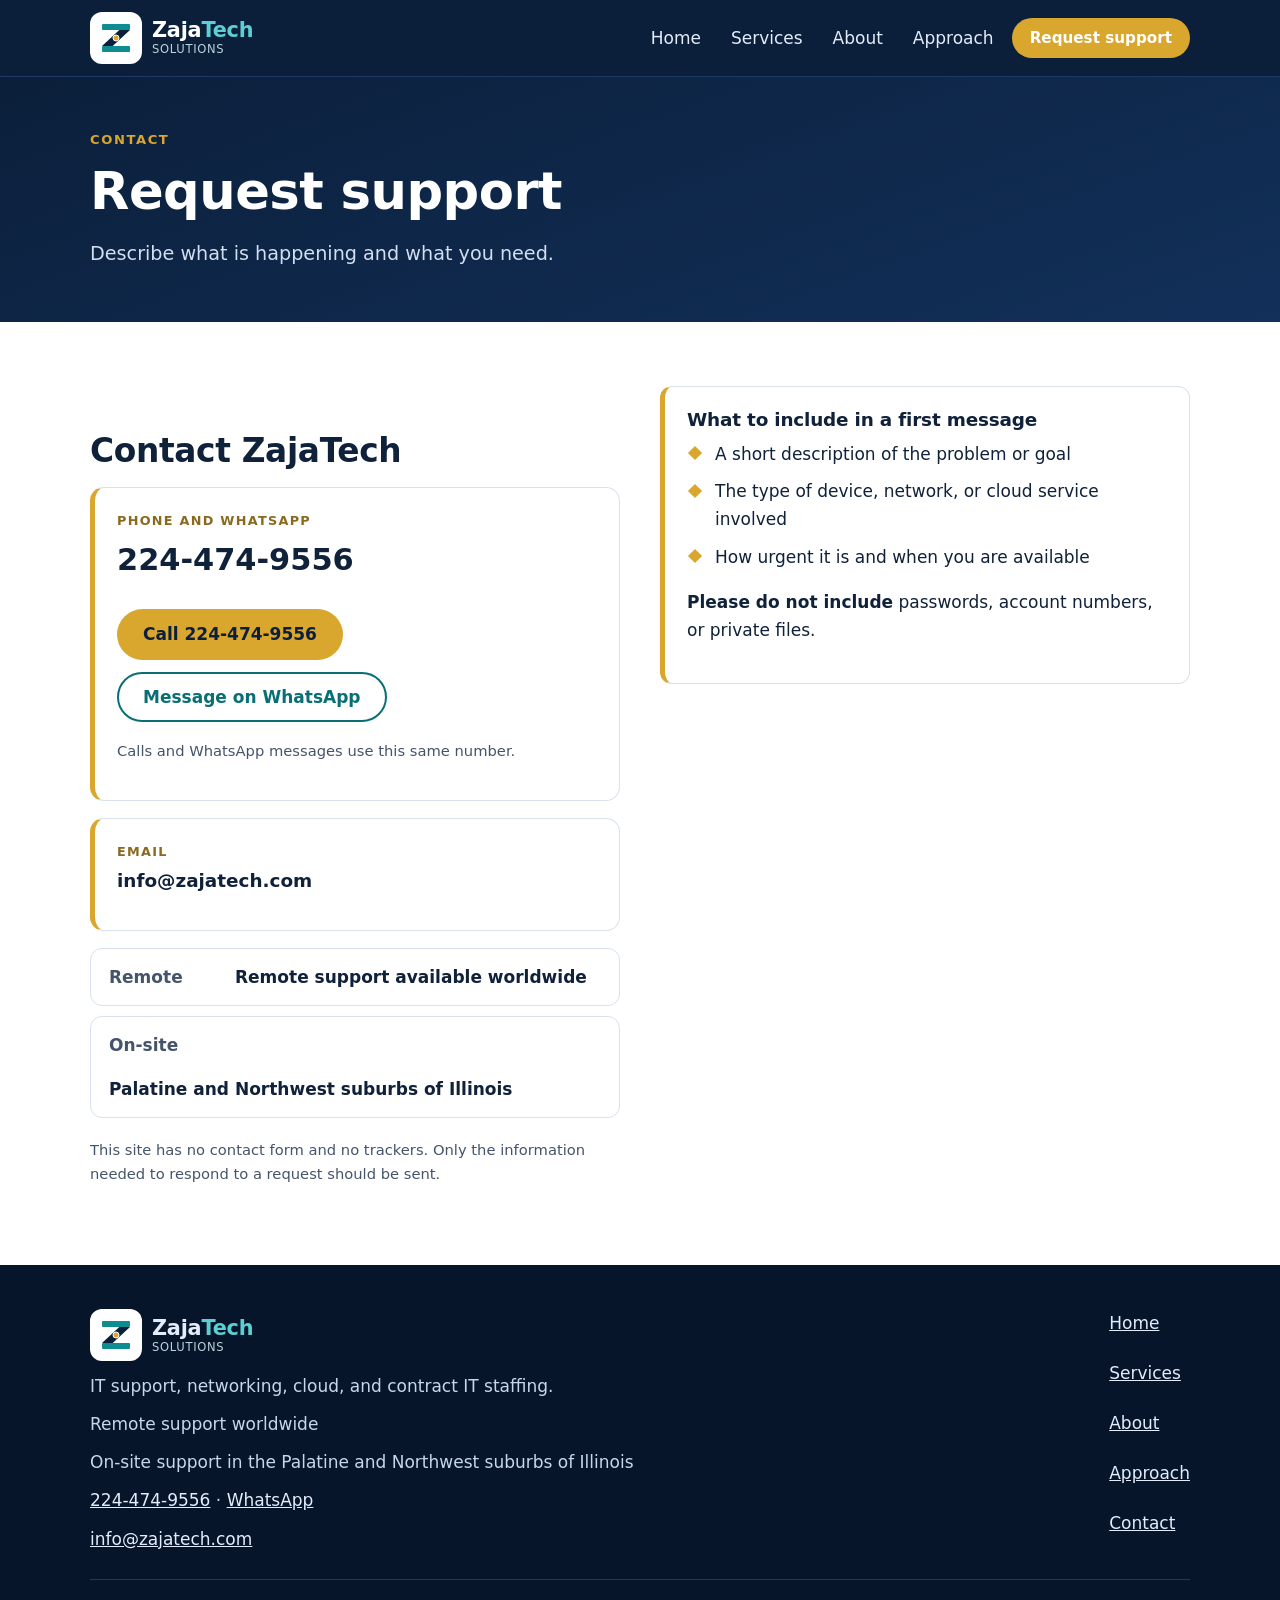
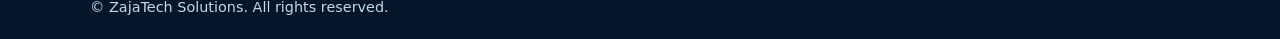
<file: contact.html>
<!DOCTYPE html>
<html lang="en">
<head>
<meta charset="utf-8">
<meta name="viewport" content="width=device-width, initial-scale=1">
<title>Contact | ZajaTech Solutions</title>
<meta name="description" content="Call or message ZajaTech Solutions on WhatsApp to request IT support, networking, or cloud help.">
<meta property="og:title" content="Contact | ZajaTech Solutions">
<meta property="og:description" content="Call or message ZajaTech Solutions on WhatsApp to request IT support, networking, or cloud help.">
<meta property="og:type" content="website">
<meta name="theme-color" content="#0B1F3A">
<link rel="icon" type="image/svg+xml" href="assets/zajatech-favicon.svg">
<link rel="stylesheet" href="styles.css">
</head>
<body>
<a class="skip" href="#main">Skip to main content</a>
<header class="site-header">
  <div class="wrap bar">
    <a class="brand" href="index.html" aria-label="ZajaTech Solutions home"><img class="logo" src="assets/zajatech-mark.svg" alt="" width="52" height="52"><span><b>Zaja<span>Tech</span></b><small>Solutions</small></span></a>
    <nav aria-label="Main"><ul><li><a href="index.html">Home</a></li><li><a href="services.html">Services</a></li><li><a href="about.html">About</a></li><li><a href="approach.html">Approach</a></li><li><a class="btn btn-gold btn-sm" href="contact.html" aria-current="page">Request support</a></li></ul></nav>
  </div>
</header>
<main id="main">

<section class="page-head"><div class="wrap">
  <p class="eyebrow">Contact</p>
  <h1>Request support</h1>
  <p class="lead">Describe what is happening and what you need.</p>
</div></section>
<section class="section"><div class="wrap two">
  <div>
    <h2>Contact ZajaTech</h2>
    <div class="contact-card">
      <p class="label">Phone and WhatsApp</p>
      <p class="num"><a href="tel:+12244749556">224-474-9556</a></p>
      <p class="actions"><a class="btn btn-gold" href="tel:+12244749556">Call 224-474-9556</a><a class="btn btn-outline" href="https://wa.me/12244749556" rel="noopener">Message on WhatsApp</a></p>
      <p class="fine">Calls and WhatsApp messages use this same number.</p>
    </div>
    <div class="contact-card">
      <p class="label">Email</p>
      <p class="num small"><a href="mailto:info@zajatech.com">info@zajatech.com</a></p>
    </div>
    <ul class="contact-list"><li><b>Remote</b><span>Remote support available worldwide</span></li><li><b>On-site</b><span>Palatine and Northwest suburbs of Illinois</span></li></ul>
    <p class="fine">This site has no contact form and no trackers. Only the information needed to respond to a request should be sent.</p>
  </div>
  <div class="note">
    <h3>What to include in a first message</h3>
    <ul class="ticks">
      <li>A short description of the problem or goal</li>
      <li>The type of device, network, or cloud service involved</li>
      <li>How urgent it is and when you are available</li>
    </ul>
    <p><b>Please do not include</b> passwords, account numbers, or private files.</p>
  </div>
</div></section>

</main>
<footer class="site-footer">
  <div class="wrap foot">
    <div><a class="brand" href="index.html"><img class="logo" src="assets/zajatech-mark.svg" alt="" width="52" height="52"><span><b>Zaja<span>Tech</span></b><small>Solutions</small></span></a>
    <p>IT support, networking, cloud, and contract IT staffing.</p>
    <p>Remote support worldwide</p>
    <p>On-site support in the Palatine and Northwest suburbs of Illinois</p>
    <p><a href="tel:+12244749556">224-474-9556</a> &middot; <a href="https://wa.me/12244749556" rel="noopener">WhatsApp</a></p>
    <p><a href="mailto:info@zajatech.com">info@zajatech.com</a></p></div>
    <ul><li><a href="index.html">Home</a></li><li><a href="services.html">Services</a></li><li><a href="about.html">About</a></li><li><a href="approach.html">Approach</a></li><li><a href="contact.html">Contact</a></li></ul>
  </div>
  <div class="wrap legal"><p>&copy; ZajaTech Solutions. All rights reserved.</p></div>
</footer>
</body>
</html>
</file>
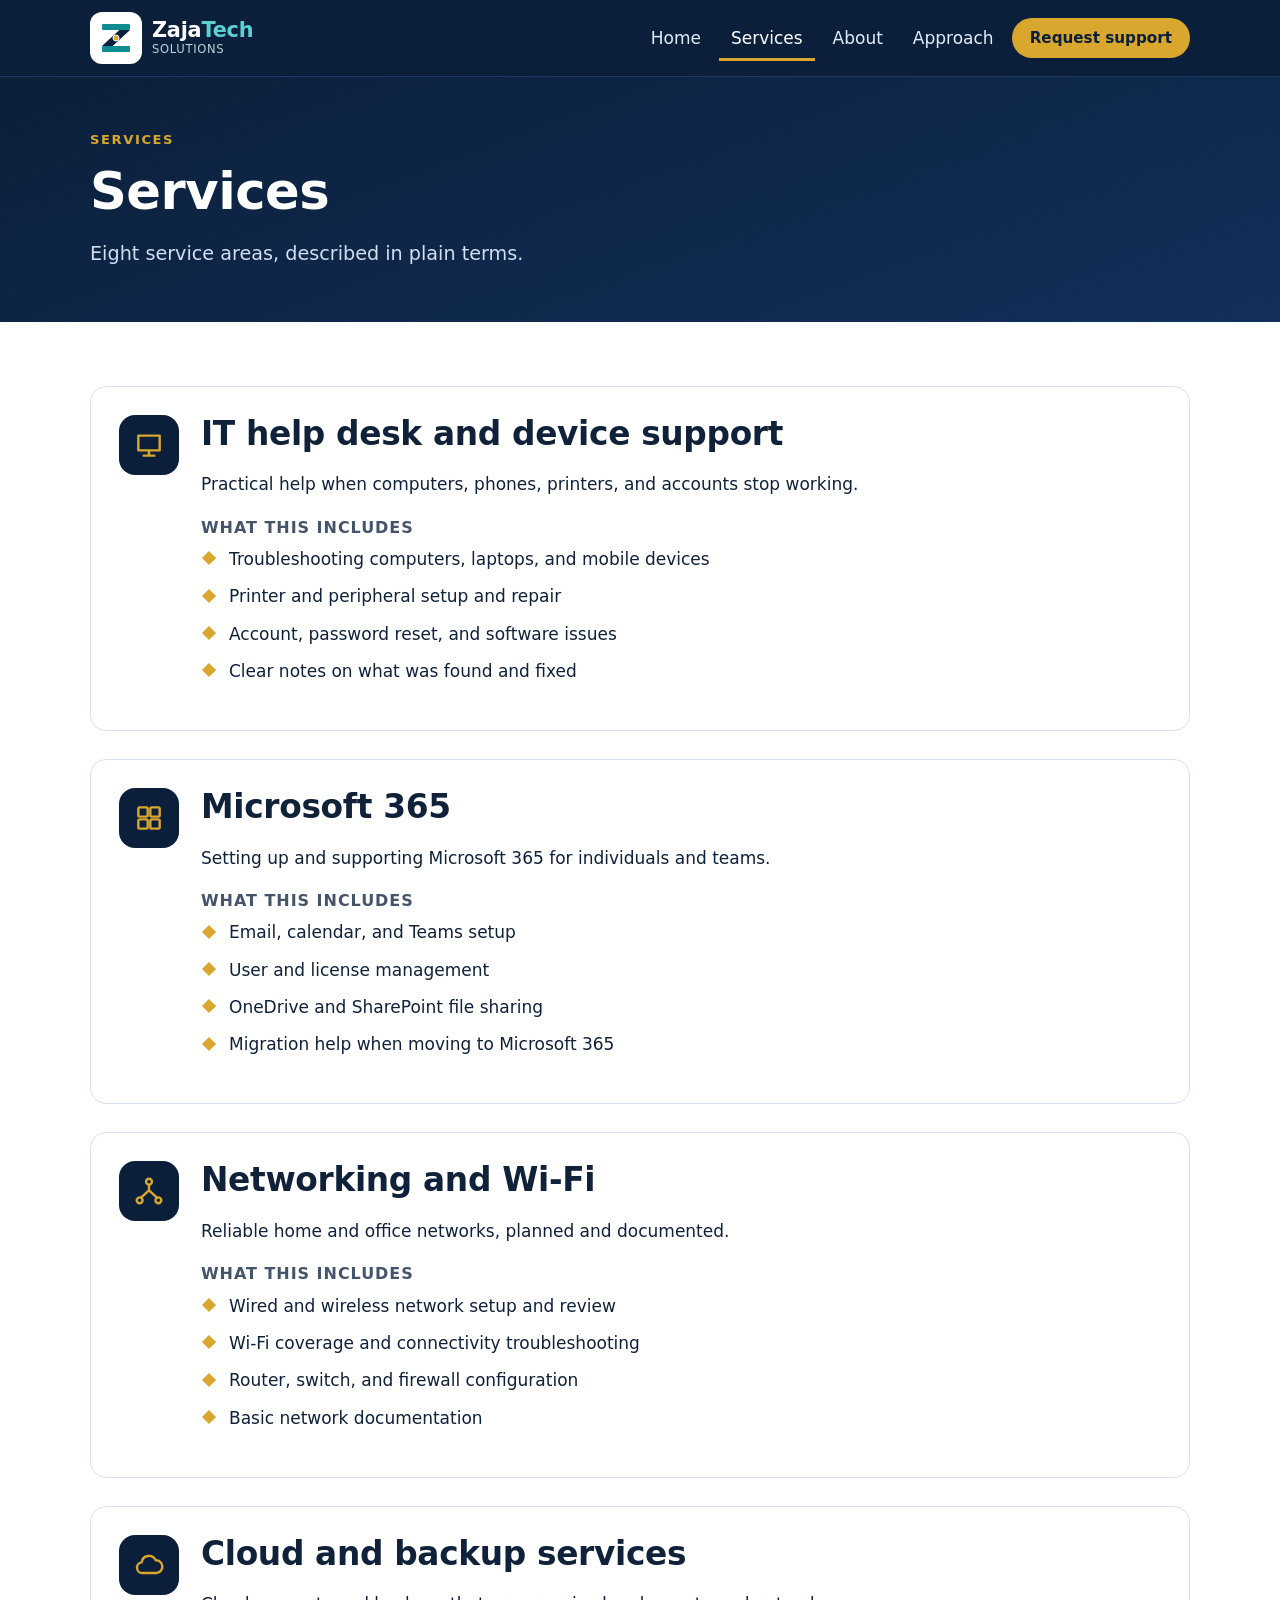
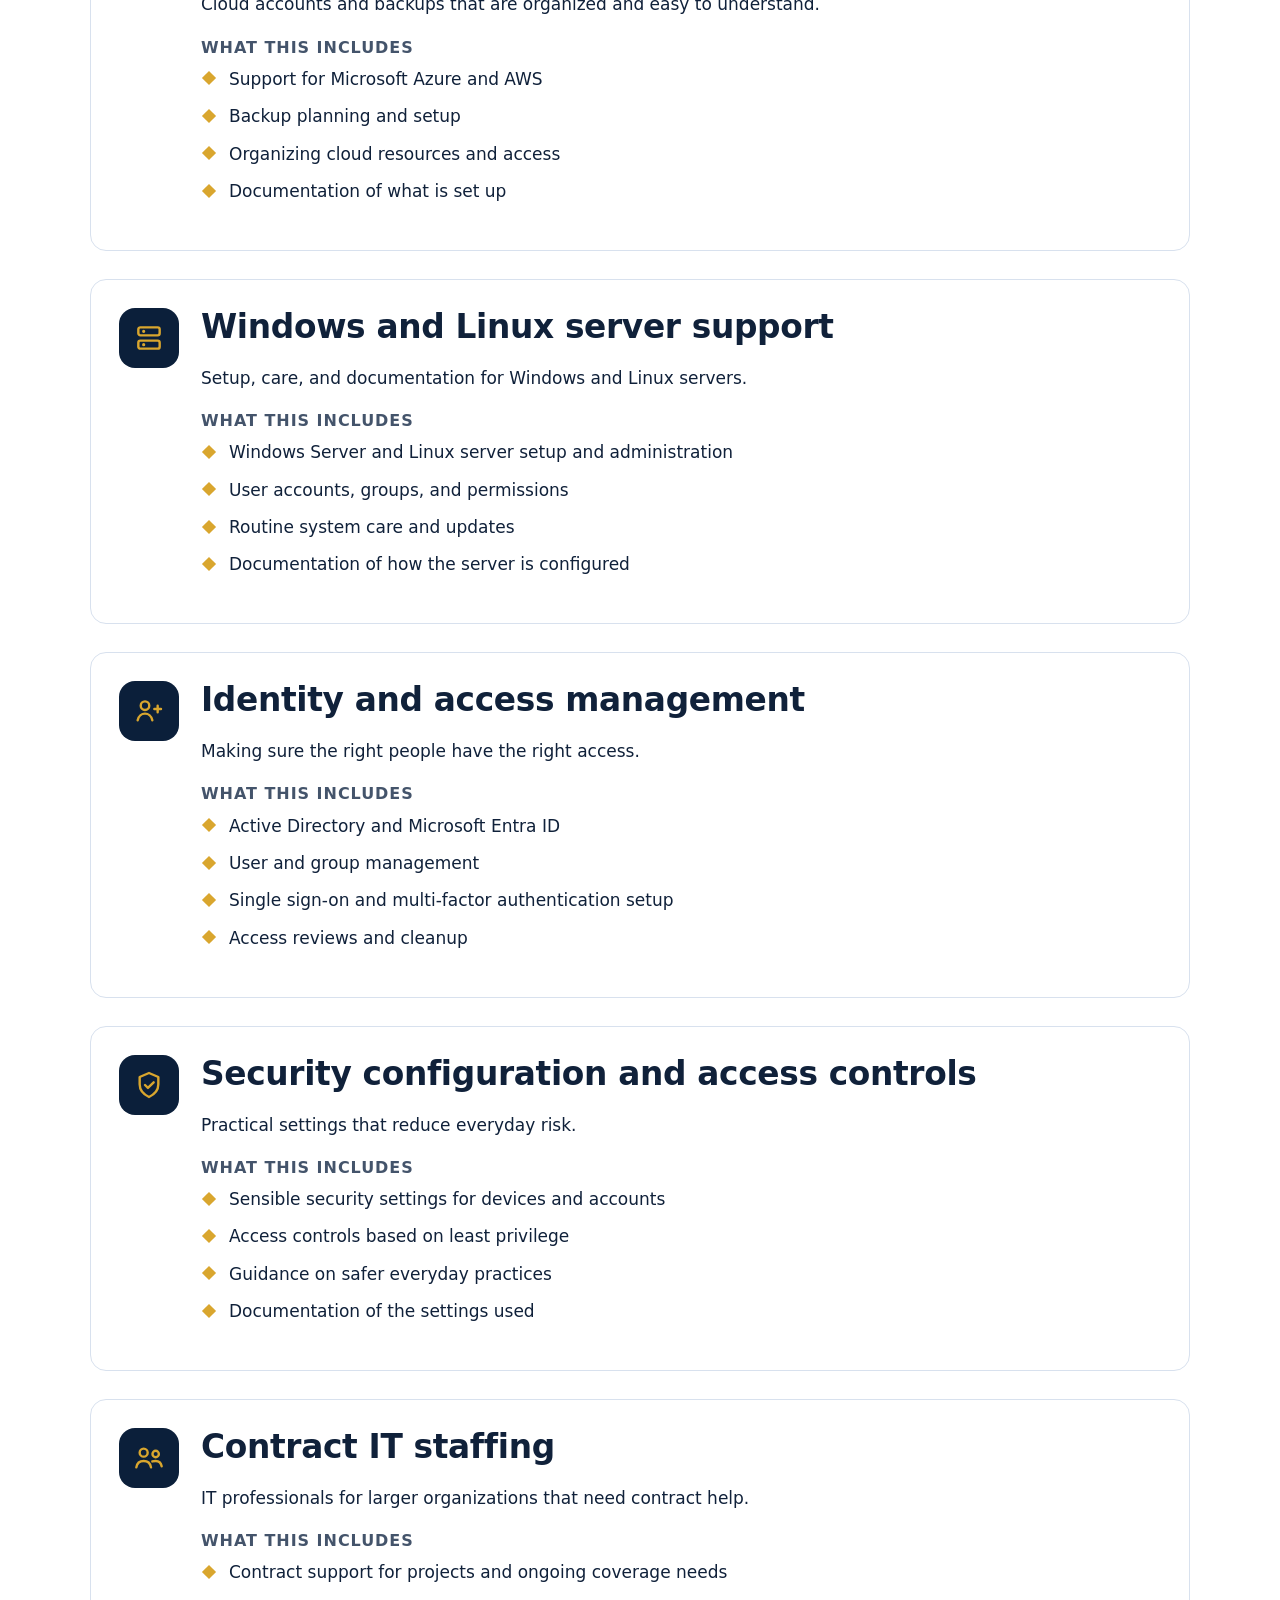
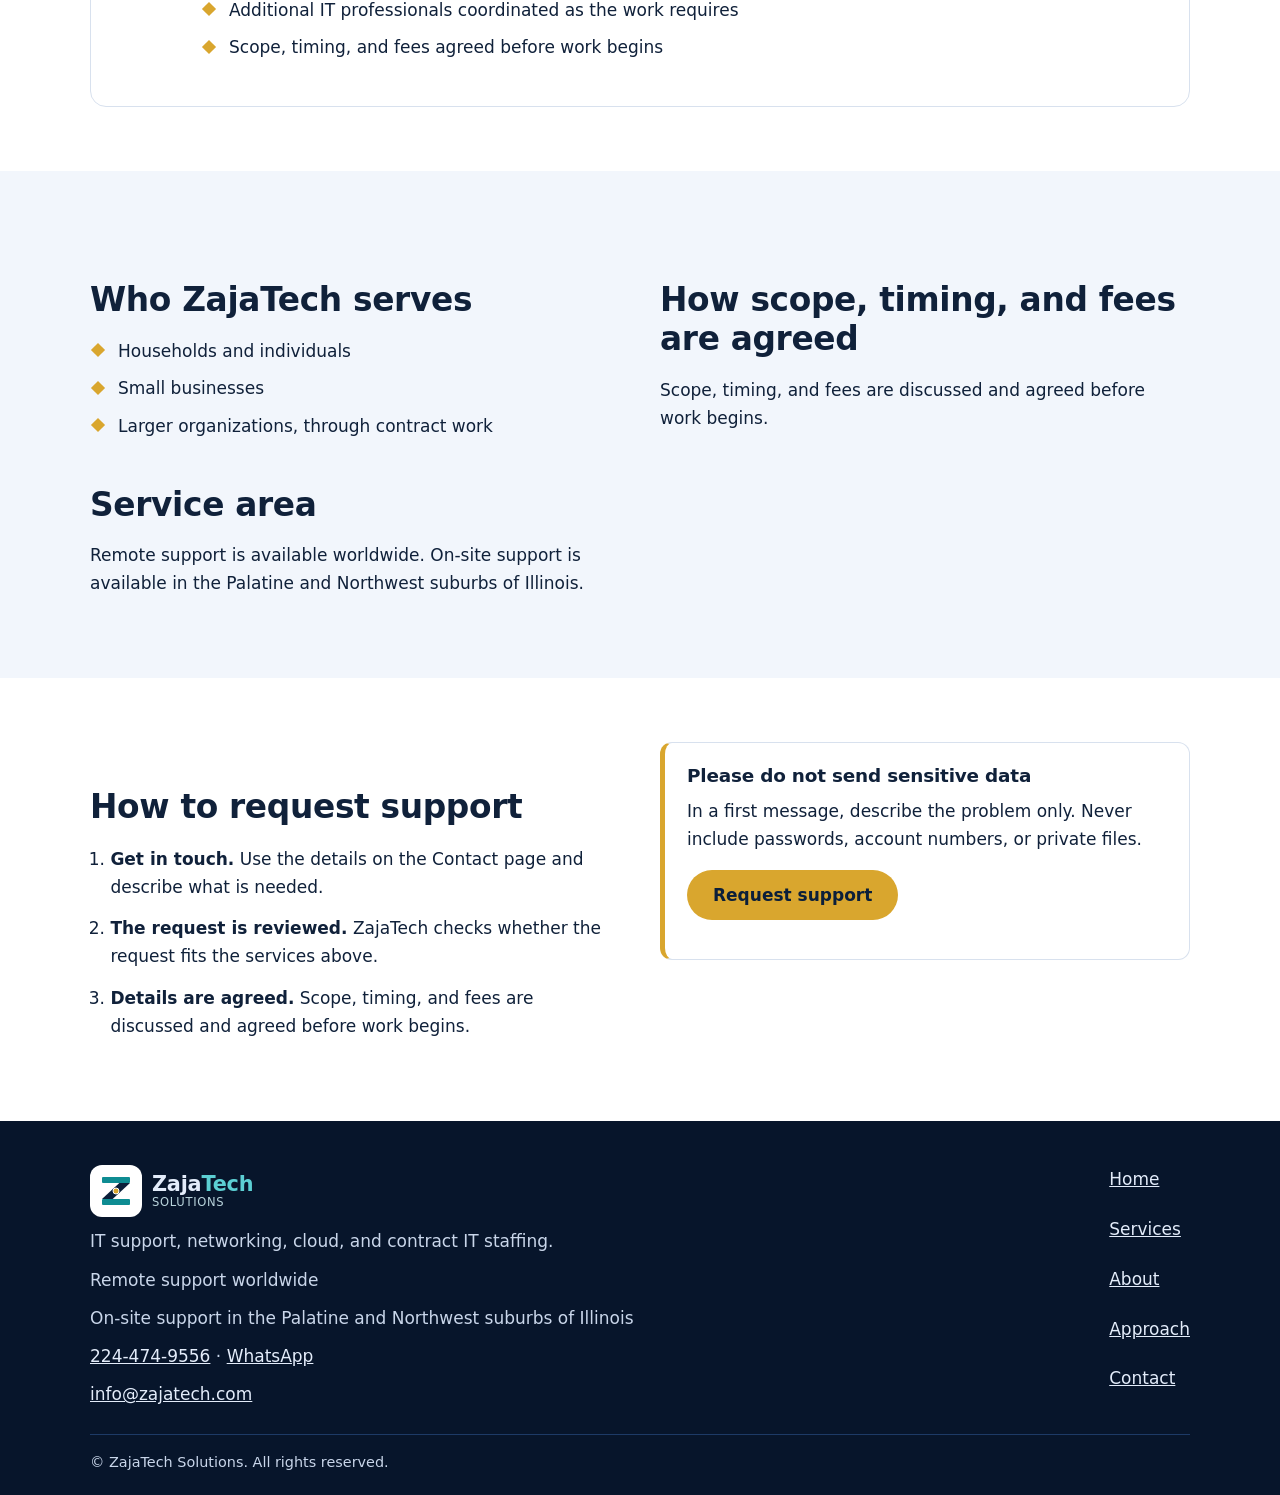
<file: services.html>
<!DOCTYPE html>
<html lang="en">
<head>
<meta charset="utf-8">
<meta name="viewport" content="width=device-width, initial-scale=1">
<title>Services | ZajaTech Solutions</title>
<meta name="description" content="ZajaTech services: IT help desk, Microsoft 365, networking and Wi-Fi, cloud and backup, Windows and Linux servers, identity and access, security configuration, and contract IT staffing.">
<meta property="og:title" content="Services | ZajaTech Solutions">
<meta property="og:description" content="ZajaTech services: IT help desk, Microsoft 365, networking and Wi-Fi, cloud and backup, Windows and Linux servers, identity and access, security configuration, and contract IT staffing.">
<meta property="og:type" content="website">
<meta name="theme-color" content="#0B1F3A">
<link rel="icon" type="image/svg+xml" href="assets/zajatech-favicon.svg">
<link rel="stylesheet" href="styles.css">
</head>
<body>
<a class="skip" href="#main">Skip to main content</a>
<header class="site-header">
  <div class="wrap bar">
    <a class="brand" href="index.html" aria-label="ZajaTech Solutions home"><img class="logo" src="assets/zajatech-mark.svg" alt="" width="52" height="52"><span><b>Zaja<span>Tech</span></b><small>Solutions</small></span></a>
    <nav aria-label="Main"><ul><li><a href="index.html">Home</a></li><li><a href="services.html" aria-current="page">Services</a></li><li><a href="about.html">About</a></li><li><a href="approach.html">Approach</a></li><li><a class="btn btn-gold btn-sm" href="contact.html">Request support</a></li></ul></nav>
  </div>
</header>
<main id="main">

<section class="page-head"><div class="wrap">
  <p class="eyebrow">Services</p>
  <h1>Services</h1>
  <p class="lead">Eight service areas, described in plain terms.</p>
</div></section>
<section class="section"><div class="wrap stack">
  
<article class="service" id="helpdesk">
  <div class="ico big"><svg viewBox="0 0 24 24" aria-hidden="true" fill="none" stroke="currentColor" stroke-width="1.8" stroke-linecap="round" stroke-linejoin="round"><path d="M4 5h16v11H4zM8 20h8M12 16v4"/></svg></div>
  <div>
    <h2>IT help desk and device support</h2>
    <p>Practical help when computers, phones, printers, and accounts stop working.</p>
    <h3>What this includes</h3>
    <ul class="ticks"><li>Troubleshooting computers, laptops, and mobile devices</li><li>Printer and peripheral setup and repair</li><li>Account, password reset, and software issues</li><li>Clear notes on what was found and fixed</li></ul>
  </div>
</article>
<article class="service" id="m365">
  <div class="ico big"><svg viewBox="0 0 24 24" aria-hidden="true" fill="none" stroke="currentColor" stroke-width="1.8" stroke-linecap="round" stroke-linejoin="round"><rect x="4" y="4" width="7" height="7" rx="1"/><rect x="13" y="4" width="7" height="7" rx="1"/><rect x="4" y="13" width="7" height="7" rx="1"/><rect x="13" y="13" width="7" height="7" rx="1"/></svg></div>
  <div>
    <h2>Microsoft 365</h2>
    <p>Setting up and supporting Microsoft 365 for individuals and teams.</p>
    <h3>What this includes</h3>
    <ul class="ticks"><li>Email, calendar, and Teams setup</li><li>User and license management</li><li>OneDrive and SharePoint file sharing</li><li>Migration help when moving to Microsoft 365</li></ul>
  </div>
</article>
<article class="service" id="network">
  <div class="ico big"><svg viewBox="0 0 24 24" aria-hidden="true" fill="none" stroke="currentColor" stroke-width="1.8" stroke-linecap="round" stroke-linejoin="round"><circle cx="12" cy="5" r="2.2"/><circle cx="5" cy="19" r="2.2"/><circle cx="19" cy="19" r="2.2"/><path d="M12 7.2v4.3M12 11.5l-6 5.5M12 11.5l6 5.5"/></svg></div>
  <div>
    <h2>Networking and Wi-Fi</h2>
    <p>Reliable home and office networks, planned and documented.</p>
    <h3>What this includes</h3>
    <ul class="ticks"><li>Wired and wireless network setup and review</li><li>Wi-Fi coverage and connectivity troubleshooting</li><li>Router, switch, and firewall configuration</li><li>Basic network documentation</li></ul>
  </div>
</article>
<article class="service" id="cloud">
  <div class="ico big"><svg viewBox="0 0 24 24" aria-hidden="true" fill="none" stroke="currentColor" stroke-width="1.8" stroke-linecap="round" stroke-linejoin="round"><path d="M7 18a4 4 0 0 1-.5-7.97A5.5 5.5 0 0 1 17 8.5a4.75 4.75 0 0 1 .5 9.5z"/></svg></div>
  <div>
    <h2>Cloud and backup services</h2>
    <p>Cloud accounts and backups that are organized and easy to understand.</p>
    <h3>What this includes</h3>
    <ul class="ticks"><li>Support for Microsoft Azure and AWS</li><li>Backup planning and setup</li><li>Organizing cloud resources and access</li><li>Documentation of what is set up</li></ul>
  </div>
</article>
<article class="service" id="servers">
  <div class="ico big"><svg viewBox="0 0 24 24" aria-hidden="true" fill="none" stroke="currentColor" stroke-width="1.8" stroke-linecap="round" stroke-linejoin="round"><rect x="4" y="4" width="16" height="6" rx="1.5"/><rect x="4" y="14" width="16" height="6" rx="1.5"/><path d="M8 7h.01M8 17h.01" stroke-width="2.4"/></svg></div>
  <div>
    <h2>Windows and Linux server support</h2>
    <p>Setup, care, and documentation for Windows and Linux servers.</p>
    <h3>What this includes</h3>
    <ul class="ticks"><li>Windows Server and Linux server setup and administration</li><li>User accounts, groups, and permissions</li><li>Routine system care and updates</li><li>Documentation of how the server is configured</li></ul>
  </div>
</article>
<article class="service" id="identity">
  <div class="ico big"><svg viewBox="0 0 24 24" aria-hidden="true" fill="none" stroke="currentColor" stroke-width="1.8" stroke-linecap="round" stroke-linejoin="round"><circle cx="9" cy="8" r="3.2"/><path d="M3.5 19c.6-3.2 3-5 5.5-5s4.9 1.8 5.5 5M16 10.5h5M18.5 8v5"/></svg></div>
  <div>
    <h2>Identity and access management</h2>
    <p>Making sure the right people have the right access.</p>
    <h3>What this includes</h3>
    <ul class="ticks"><li>Active Directory and Microsoft Entra ID</li><li>User and group management</li><li>Single sign-on and multi-factor authentication setup</li><li>Access reviews and cleanup</li></ul>
  </div>
</article>
<article class="service" id="security">
  <div class="ico big"><svg viewBox="0 0 24 24" aria-hidden="true" fill="none" stroke="currentColor" stroke-width="1.8" stroke-linecap="round" stroke-linejoin="round"><path d="M12 3l7 3v5.5c0 4.3-2.9 7.6-7 9.5-4.1-1.9-7-5.2-7-9.5V6z"/><path d="M9 12l2.2 2.2L15.5 10"/></svg></div>
  <div>
    <h2>Security configuration and access controls</h2>
    <p>Practical settings that reduce everyday risk.</p>
    <h3>What this includes</h3>
    <ul class="ticks"><li>Sensible security settings for devices and accounts</li><li>Access controls based on least privilege</li><li>Guidance on safer everyday practices</li><li>Documentation of the settings used</li></ul>
  </div>
</article>
<article class="service" id="staffing">
  <div class="ico big"><svg viewBox="0 0 24 24" aria-hidden="true" fill="none" stroke="currentColor" stroke-width="1.8" stroke-linecap="round" stroke-linejoin="round"><circle cx="8" cy="8" r="3"/><circle cx="17" cy="9" r="2.4"/><path d="M2.5 19c.5-3 2.7-4.8 5.5-4.8s5 1.8 5.5 4.8M14.5 14.6c.8-.3 1.6-.4 2.5-.4 2.3 0 4 1.5 4.5 4"/></svg></div>
  <div>
    <h2>Contract IT staffing</h2>
    <p>IT professionals for larger organizations that need contract help.</p>
    <h3>What this includes</h3>
    <ul class="ticks"><li>Contract support for projects and ongoing coverage needs</li><li>Additional IT professionals coordinated as the work requires</li><li>Scope, timing, and fees agreed before work begins</li></ul>
  </div>
</article>
</div></section>

<section class="section tint"><div class="wrap two">
  <div>
    <h2>Who ZajaTech serves</h2>
    <ul class="ticks"><li>Households and individuals</li><li>Small businesses</li><li>Larger organizations, through contract work</li></ul>
    <h2>Service area</h2>
    <p>Remote support is available worldwide. On-site support is available in the Palatine and Northwest suburbs of Illinois.</p>
  </div>
  <div>
    <h2>How scope, timing, and fees are agreed</h2>
    <p>Scope, timing, and fees are discussed and agreed before work begins.</p>
  </div>
</div></section>

<section class="section"><div class="wrap two">
  <div>
    <h2>How to request support</h2>
    <ol class="steps">
      <li><b>Get in touch.</b> Use the details on the Contact page and describe what is needed.</li>
      <li><b>The request is reviewed.</b> ZajaTech checks whether the request fits the services above.</li>
      <li><b>Details are agreed.</b> Scope, timing, and fees are discussed and agreed before work begins.</li>
    </ol>
  </div>
  <div class="note">
    <h3>Please do not send sensitive data</h3>
    <p>In a first message, describe the problem only. Never include passwords, account numbers, or private files.</p>
    <p><a class="btn btn-gold" href="contact.html">Request support</a></p>
  </div>
</div></section>

</main>
<footer class="site-footer">
  <div class="wrap foot">
    <div><a class="brand" href="index.html"><img class="logo" src="assets/zajatech-mark.svg" alt="" width="52" height="52"><span><b>Zaja<span>Tech</span></b><small>Solutions</small></span></a>
    <p>IT support, networking, cloud, and contract IT staffing.</p>
    <p>Remote support worldwide</p>
    <p>On-site support in the Palatine and Northwest suburbs of Illinois</p>
    <p><a href="tel:+12244749556">224-474-9556</a> &middot; <a href="https://wa.me/12244749556" rel="noopener">WhatsApp</a></p>
    <p><a href="mailto:info@zajatech.com">info@zajatech.com</a></p></div>
    <ul><li><a href="index.html">Home</a></li><li><a href="services.html">Services</a></li><li><a href="about.html">About</a></li><li><a href="approach.html">Approach</a></li><li><a href="contact.html">Contact</a></li></ul>
  </div>
  <div class="wrap legal"><p>&copy; ZajaTech Solutions. All rights reserved.</p></div>
</footer>
</body>
</html>
</file>
<file: styles.css>
:root{
  --navy:#0B1F3A; --navy2:#12305A; --blue:#0E8C92; --blue-d:#0A6F74; --teal-l:#5CCFD3; --gold:#D9A62E; --gold-d:#8A6A1F;
  --ink:#10213A; --muted:#44546B; --bg:#FFFFFF; --tint:#F2F6FC; --line:#D8E1EE; --card:#FFFFFF;
}
@media (prefers-color-scheme:dark){
  :root{ --ink:#E8EEF8; --muted:#A9B7CC; --bg:#0A1730; --tint:#0E2040; --line:#223A63; --card:#10264A; --blue:#2DC4C9; --blue-d:#5CCFD3; --gold-d:#D9B665; }
}
*{box-sizing:border-box}
html{scroll-behavior:smooth}
body{margin:0;font:17px/1.65 system-ui,-apple-system,"Segoe UI",Roboto,Helvetica,Arial,sans-serif;color:var(--ink);background:var(--bg);-webkit-text-size-adjust:100%}
img,svg{max-width:100%}
a{color:var(--blue-d)}
a:focus-visible,.btn:focus-visible{outline:3px solid var(--gold);outline-offset:3px;border-radius:4px}
.skip{position:absolute;left:-999px;top:8px;background:#fff;color:#000;padding:10px 14px;z-index:20;border-radius:6px}
.skip:focus{left:8px}
.sr{position:absolute;width:1px;height:1px;overflow:hidden;clip:rect(0 0 0 0);white-space:nowrap}
.wrap{width:min(1100px,100% - 40px);margin-inline:auto}
.narrow{width:min(780px,100% - 40px)}
h1,h2,h3{line-height:1.2;margin:0 0 .5em;color:var(--ink);letter-spacing:-.01em}
h1{font-size:clamp(2rem,5.4vw,3.2rem)}
h2{font-size:clamp(1.5rem,3.4vw,2.05rem);margin-top:1.4em}
h3{font-size:1.15rem}
p{margin:0 0 1em}
.eyebrow{font-size:.82rem;font-weight:700;text-transform:uppercase;letter-spacing:.12em;color:var(--gold-d);margin-bottom:.8em}
.lead{font-size:1.2rem;color:var(--muted);max-width:60ch}
.sub{color:var(--muted);max-width:62ch}

/* header */
.site-header{background:var(--navy);position:sticky;top:0;z-index:10;border-bottom:1px solid #1d3a66}
.bar{display:flex;align-items:center;justify-content:space-between;gap:16px;padding:12px 0;flex-wrap:wrap}
.brand{display:flex;align-items:center;gap:10px;text-decoration:none;color:#fff}
.brand span{display:flex;flex-direction:column;line-height:1.15}
.brand b{font-size:1.3rem;letter-spacing:-.01em}
.brand b span{color:var(--teal-l)}
.brand small{font-size:.72rem;color:#B9D4DC;letter-spacing:.06em;text-transform:uppercase}
.logo{width:52px;height:52px;flex:none;background:#fff;border-radius:12px;padding:6px;object-fit:contain}
nav ul{list-style:none;margin:0;padding:0;display:flex;gap:6px;align-items:center;flex-wrap:wrap}
nav a{color:#E3ECFA;text-decoration:none;padding:9px 12px;border-radius:8px;font-weight:500;display:inline-block}
nav a:hover{background:#17335F}
nav a[aria-current=page]{color:#fff;box-shadow:inset 0 -3px 0 var(--gold);border-radius:0}
nav a.btn{padding:9px 16px}
nav a.btn[aria-current=page]{box-shadow:none;border-radius:999px}

/* buttons */
.btn{display:inline-block;text-decoration:none;font-weight:700;padding:13px 24px;border-radius:999px;border:2px solid transparent;line-height:1.2;text-align:center}
.btn-sm{padding:9px 16px;font-size:.95rem}
.btn-gold{background:var(--gold);color:#0B1F3A}
.btn-gold:hover{background:#D8B45F}
.btn-ghost{border-color:#6FC4C8;color:#fff}
.btn-ghost:hover{background:#17335F}
.actions{display:flex;gap:12px;flex-wrap:wrap;margin-top:1.4em}

/* hero */
.hero{background:linear-gradient(160deg,var(--navy) 0%,var(--navy2) 100%);color:#fff;padding:72px 0 80px;overflow:hidden}
.hero h1{color:#fff}
.hero .lead{color:#D2DEF1}
.hero .eyebrow{color:var(--gold)}
.hero-grid{display:grid;grid-template-columns:1.25fr .75fr;gap:40px;align-items:center}
.hero-art img{width:100%;max-width:380px;height:auto;display:block;margin-inline:auto;background:#fff;border-radius:20px;padding:10px;box-shadow:0 20px 50px rgba(0,0,0,.35)}
.page-head{background:linear-gradient(160deg,var(--navy) 0%,var(--navy2) 100%);color:#fff;padding:52px 0}
.page-head h1{color:#fff;margin-bottom:.3em}
.page-head .lead{color:#D2DEF1;margin:0}
.page-head .eyebrow{color:var(--gold)}

/* sections */
.section{padding:64px 0}
.tint{background:var(--tint)}
.two{display:grid;grid-template-columns:1fr 1fr;gap:40px;align-items:start}
.stack{display:grid;gap:28px}
.grid4{display:grid;grid-template-columns:repeat(4,1fr);gap:18px;margin-top:28px}
.grid3{display:grid;grid-template-columns:repeat(3,1fr);gap:18px;margin:20px 0 8px}
.grid2{display:grid;grid-template-columns:repeat(2,1fr);gap:18px;margin-top:20px}
.card{background:var(--card);border:1px solid var(--line);border-radius:14px;padding:22px}
.card p{color:var(--muted);margin-bottom:.8em}
.more{font-weight:700;text-decoration:none;border-bottom:2px solid var(--gold)}
.ico{width:46px;height:46px;border-radius:12px;background:var(--navy);color:var(--gold);display:grid;place-items:center;margin-bottom:12px}
.ico svg{width:26px;height:26px}
.ico.big{width:60px;height:60px;border-radius:16px;flex:none}
.ico.big svg{width:32px;height:32px}
.service{display:grid;grid-template-columns:auto 1fr;gap:22px;background:var(--card);border:1px solid var(--line);border-radius:16px;padding:28px;scroll-margin-top:90px}
.service h2{margin-top:0}
.service h3{font-size:1rem;text-transform:uppercase;letter-spacing:.06em;color:var(--muted);margin-top:1.2em}
.who{margin:1em 0 0;padding-top:1em;border-top:1px solid var(--line)}
.ticks{list-style:none;padding:0;margin:0 0 1em}
.ticks li{position:relative;padding-left:28px;margin-bottom:.55em}
.ticks li::before{content:"";position:absolute;left:3px;top:.5em;width:10px;height:10px;background:var(--gold);transform:rotate(45deg)}
.steps{padding-left:1.2em}
.steps li{margin-bottom:.8em}
.note{background:var(--card);border:1px solid var(--line);border-left:5px solid var(--gold);border-radius:12px;padding:22px}
.note h3{margin-top:0}
.process{list-style:none;counter-reset:s;padding:0;display:grid;grid-template-columns:repeat(3,1fr);gap:18px}
.process li{counter-increment:s;background:var(--card);border:1px solid var(--line);border-radius:14px;padding:22px;position:relative}
.process li::before{content:counter(s);display:grid;place-items:center;width:34px;height:34px;border-radius:50%;background:var(--navy);color:var(--gold);font-weight:700;margin-bottom:10px}
.process p{color:var(--muted);margin:0}
.callout{background:#FFF7E0;color:#3B2F0B;border:1px solid #E5CF8F;border-left:5px solid var(--gold);border-radius:10px;padding:16px 18px}
@media (prefers-color-scheme:dark){.callout{background:#2A2410;color:#F3E6B8;border-color:#5C4D1C}}
.badge{display:inline-block;font-size:.75rem;font-weight:700;letter-spacing:.06em;text-transform:uppercase;background:var(--tint);color:var(--gold-d);border:1px solid var(--line);border-radius:999px;padding:3px 10px;margin-bottom:10px}
.meta{font-size:.9rem}
.cta-band{background:var(--navy);color:#fff;text-align:center;padding:60px 0}
.cta-band h2{color:#fff;margin-top:0}
.cta-band p{color:#D2DEF1}

/* contact */
.contact-list{list-style:none;padding:0;margin:0 0 1.2em;display:grid;gap:10px}
.contact-list li{background:var(--card);border:1px solid var(--line);border-radius:12px;padding:14px 18px;display:flex;gap:16px;flex-wrap:wrap}
.contact-list b{min-width:110px;color:var(--muted);font-weight:600}
.contact-list a,.contact-list span{font-weight:600;overflow-wrap:anywhere}
.pending{border:2px dashed var(--line);border-radius:12px;padding:18px;color:var(--muted);background:var(--tint)}
.fine{font-size:.92rem;color:var(--muted)}

/* footer */
.site-footer{background:#07152B;color:#C9D6EA;padding:44px 0 20px}
.site-footer a{color:#E3ECFA}
.foot{display:flex;justify-content:space-between;gap:30px;flex-wrap:wrap}
.foot ul{list-style:none;padding:0;margin:0;display:grid;gap:6px}
.foot p{margin:.6em 0 0}
.legal{border-top:1px solid #1d3a66;margin-top:26px;padding-top:16px;font-size:.9rem}
.legal p{margin:0}

@media (max-width:900px){
  .grid4{grid-template-columns:repeat(2,1fr)}
  .process{grid-template-columns:repeat(2,1fr)}
  .grid3{grid-template-columns:1fr}
}
@media (max-width:720px){
  body{font-size:16.5px}
  .hero{padding:48px 0 56px}
  .hero-grid,.two,.grid2{grid-template-columns:1fr}
  .hero-art img{max-width:300px;margin-top:8px}
  .grid4{grid-template-columns:1fr}
  .process{grid-template-columns:1fr}
  .service{grid-template-columns:1fr;padding:22px}
  .section{padding:48px 0}
  .bar{flex-direction:column;align-items:flex-start}
  nav a{padding:10px 10px}
  .btn{width:100%}
  nav a.btn{width:auto}
  .actions .btn{width:100%}
}
@media (prefers-reduced-motion:reduce){html{scroll-behavior:auto}}
@media print{.site-header,.cta-band,.skip{display:none}}

.badge-ready{background:#FFF1CC;color:#5A4100;border-color:#E5CF8F}
.draft{border:2px dashed var(--gold);background:var(--tint);color:var(--ink);border-radius:12px;padding:14px 16px;margin:0 0 1em}
.draft-tag{display:block;font-size:.72rem;font-weight:700;letter-spacing:.1em;text-transform:uppercase;color:var(--gold-d);margin-bottom:4px}
.card .badge{margin-bottom:12px}
.service .badge{margin-bottom:6px}
.stack .callout{margin-bottom:0}
@media (max-width:720px){.logo{width:46px;height:46px;padding:5px}}

.contact-card{background:var(--card);border:1px solid var(--line);border-left:5px solid var(--gold);border-radius:14px;padding:22px;margin-bottom:1em}
.contact-card .label{font-size:.8rem;font-weight:700;letter-spacing:.1em;text-transform:uppercase;color:var(--gold-d);margin:0 0 4px}
.contact-card .num{font-size:1.9rem;font-weight:700;margin:0 0 .6em}
.contact-card .num a{color:var(--ink);text-decoration:none}
.btn-outline{border-color:var(--blue-d);color:var(--blue-d)}
.btn-outline:hover{background:var(--tint)}
.actions.center{justify-content:center}
.site-footer .foot p a{color:#E3ECFA}

.contact-card .num.small{font-size:1.15rem;overflow-wrap:anywhere}

.btn-gold:hover{background:#E6B84A}
.brand b{font-weight:800}
.hero .btn-ghost,.cta-band .btn-ghost{color:#fff}
.tint2{background:var(--tint)}

.brand b span{display:inline;flex-direction:row}
.brand b{white-space:nowrap}
</file>
